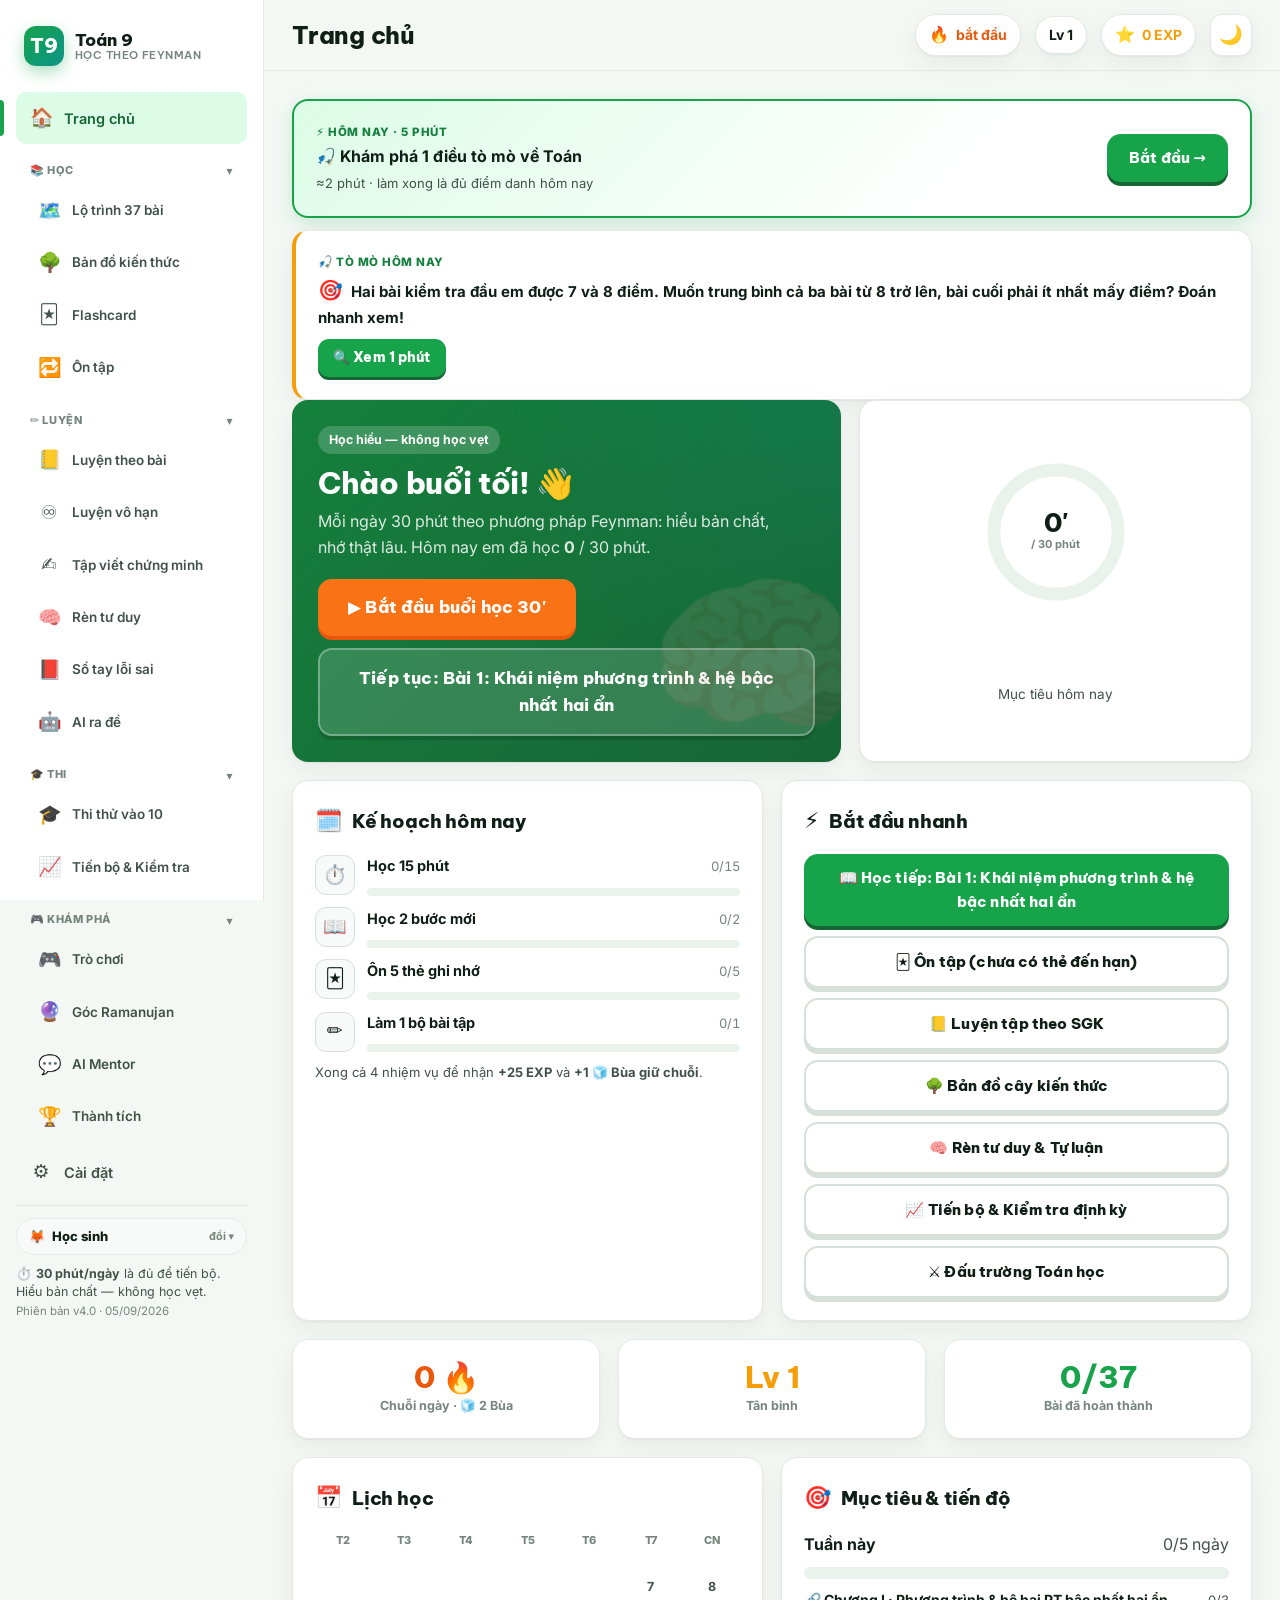
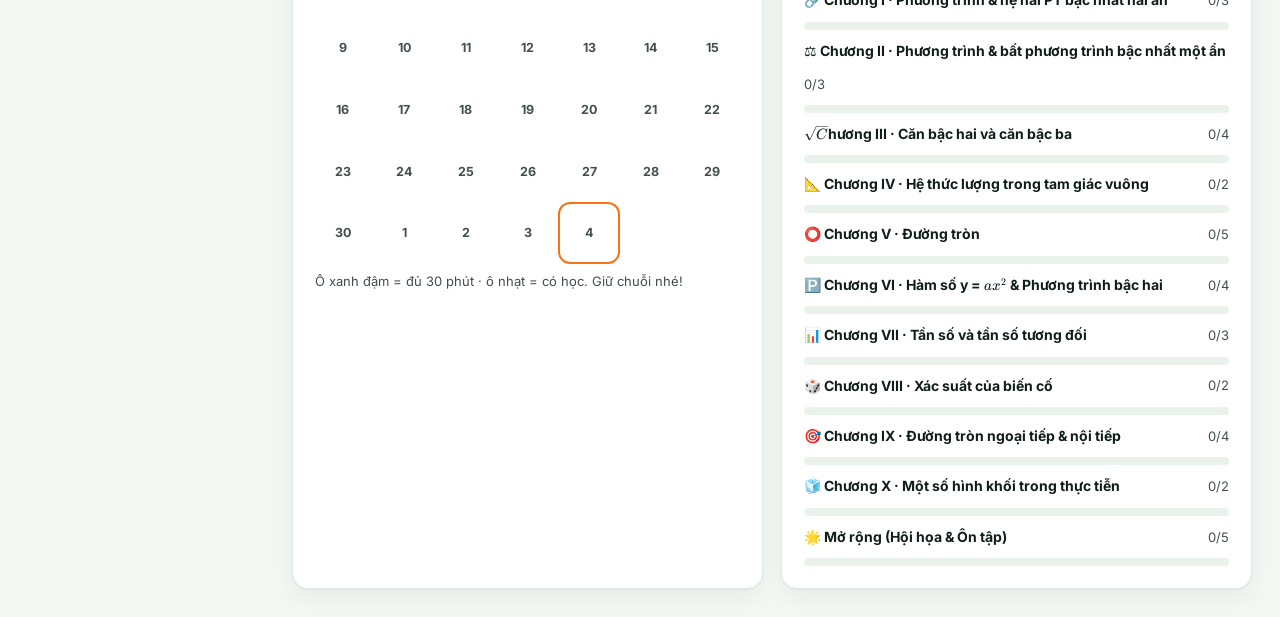
<file: index.html>
<!doctype html>
<html lang="vi">
<head>
  <meta charset="utf-8" />
  <meta name="viewport" content="width=device-width, initial-scale=1, viewport-fit=cover" />
  <meta name="theme-color" content="#16a34a" />
  <meta name="description" content="Học Toán lớp 9 theo phương pháp Feynman: hiểu bản chất, nhớ thật lâu. 30 phút mỗi ngày, không học vẹt." />
  <title>Toán 9 · Học theo Feynman</title>

  <!-- Google Fonts: Be Vietnam Pro (tiêu đề) + Inter (nội dung). Có fallback font hệ thống nếu offline. -->
  <link rel="preconnect" href="https://fonts.googleapis.com" />
  <link rel="preconnect" href="https://fonts.gstatic.com" crossorigin />
  <link href="https://fonts.googleapis.com/css2?family=Be+Vietnam+Pro:wght@500;600;700;800&family=Inter:wght@400;500;600;700&display=swap" rel="stylesheet" />

  <link rel="stylesheet" href="assets/katex/katex.min.css" />
  <link rel="stylesheet" href="assets/css/styles.css" />

  <!-- Lưới an toàn: bắt lỗi nạp file (404) và lỗi chạy để không bao giờ trắng trang. -->
  <script>
    window.__BOOT_ERRORS__ = [];
    window.addEventListener("error", function (e) {
      // Lỗi nạp tài nguyên (script/css): e.target là thẻ bị lỗi, không có e.message
      if (e && e.target && (e.target.tagName === "SCRIPT" || e.target.tagName === "LINK")) {
        window.__BOOT_ERRORS__.push("Không nạp được: " + (e.target.src || e.target.href));
      } else if (e && e.message) {
        window.__BOOT_ERRORS__.push(e.message);
      }
    }, true);
  </script>
  <link rel="manifest" href="manifest.webmanifest" />
  <meta name="theme-color" content="#16a34a" />
  <script>
    // Đăng ký SW + TỰ CẬP NHẬT: khi có bản mới trên máy chủ, tải lại trang đúng 1 lần
    if ("serviceWorker" in navigator && /^https?:$/.test(location.protocol)) {
      window.addEventListener("load", function () {
        navigator.serviceWorker.register("sw.js").then(function (reg) {
          try { reg.update(); } catch (e) {}
          setInterval(function () { try { reg.update(); } catch (e) {} }, 60 * 60 * 1000);
        }).catch(function () {});
        var refreshed = false;
        navigator.serviceWorker.addEventListener("controllerchange", function () {
          if (refreshed) return; refreshed = true;
          location.reload();
        });
      });
    }
  </script>
</head>
<body>
  <div class="app">

    <!-- ===================== SIDEBAR (máy tính) ===================== -->
    <aside class="sidebar">
      <div class="brand">
        <div class="brand-mark">T9</div>
        <div class="brand-name">Toán 9<small>Học theo Feynman</small></div>
      </div>

      <nav class="nav">
        <a class="nav-item" href="#/dashboard"   data-route="dashboard"><span class="ic">🏠</span> Trang chủ</a>

        <div class="nav-group" data-group="hoc">
          <button class="nav-head" type="button"><span>📚 HỌC</span><span class="nav-caret">▾</span></button>
          <div class="nav-items">
            <a class="nav-item" href="#/lo-trinh"     data-route="lo-trinh"><span class="ic">🗺️</span> Lộ trình 37 bài</a>
            <a class="nav-item" href="#/ban-do"        data-route="ban-do"><span class="ic">🌳</span> Bản đồ kiến thức</a>
            <a class="nav-item" href="#/flashcard"    data-route="flashcard"><span class="ic">🃏</span> Flashcard</a>
            <a class="nav-item" href="#/on-tap"       data-route="on-tap"><span class="ic">🔁</span> Ôn tập <span class="nav-badge" data-badge="ontap">0</span></a>
          </div>
        </div>

        <div class="nav-group" data-group="luyen">
          <button class="nav-head" type="button"><span>✏️ LUYỆN</span><span class="nav-caret">▾</span></button>
          <div class="nav-items">
            <a class="nav-item" href="#/luyen-tap"    data-route="luyen-tap"><span class="ic">📒</span> Luyện theo bài</a>
            <a class="nav-item" href="#/vo-han"       data-route="vo-han"><span class="ic">♾️</span> Luyện vô hạn</a>
            <a class="nav-item" href="#/chung-minh"   data-route="chung-minh"><span class="ic">✍️</span> Tập viết chứng minh</a>
            <a class="nav-item" href="#/tu-duy"        data-route="tu-duy"><span class="ic">🧠</span> Rèn tư duy</a>
            <a class="nav-item" href="#/loi-sai"       data-route="loi-sai"><span class="ic">📕</span> Sổ tay lỗi sai</a>
            <a class="nav-item" href="#/ai-de"         data-route="ai-de"><span class="ic">🤖</span> AI ra đề</a>
          </div>
        </div>

        <div class="nav-group" data-group="thi">
          <button class="nav-head" type="button"><span>🎓 THI</span><span class="nav-caret">▾</span></button>
          <div class="nav-items">
            <a class="nav-item" href="#/thi-thu"       data-route="thi-thu"><span class="ic">🎓</span> Thi thử vào 10</a>
            <a class="nav-item" href="#/tien-bo"       data-route="tien-bo"><span class="ic">📈</span> Tiến bộ & Kiểm tra</a>
          </div>
        </div>

        <div class="nav-group" data-group="kham-pha">
          <button class="nav-head" type="button"><span>🎮 KHÁM PHÁ</span><span class="nav-caret">▾</span></button>
          <div class="nav-items">
            <a class="nav-item" href="#/game"         data-route="game"><span class="ic">🎮</span> Trò chơi</a>
            <a class="nav-item" href="#/ramanujan"     data-route="ramanujan"><span class="ic">🔮</span> Góc Ramanujan</a>
            <a class="nav-item" href="#/mentor"       data-route="mentor"><span class="ic">💬</span> AI Mentor</a>
            <a class="nav-item" href="#/thanh-tich"   data-route="thanh-tich"><span class="ic">🏆</span> Thành tích</a>
          </div>
        </div>

        <a class="nav-item" href="#/cai-dat"      data-route="cai-dat"><span class="ic">⚙️</span> Cài đặt</a>
      </nav>

      <div class="sidebar-foot">
        <button class="profile-chip" id="profile-chip" title="Đổi thành viên">🦊 <span id="profile-chip-name">Học sinh</span> <small>đổi ▾</small></button>
        <p class="soft" style="font-size:12.5px;line-height:1.5">
          ⏱️ <b>30 phút/ngày</b> là đủ để tiến bộ.<br />
          Hiểu bản chất — không học vẹt.
        </p>
      </div>
    </aside>

    <!-- ===================== KHU VỰC CHÍNH ===================== -->
    <main class="main">

      <!-- Thanh trên cùng cho điện thoại -->
      <div class="mobile-top">
        <div class="brand">
          <div class="brand-mark">T9</div>
          <div class="brand-name">Toán 9<small>Học theo Feynman</small></div>
        </div>
        <a class="icon-btn" href="#/luyen-tap" title="Luyện tập" aria-label="Luyện tập">📒</a>
        <a class="icon-btn" href="#/game" title="Đấu trường" aria-label="Đấu trường">⚔️</a>
        <a class="icon-btn" href="#/thanh-tich" title="Thành tích" aria-label="Thành tích">🏆</a>
        <a class="icon-btn" href="#/cai-dat" title="Cài đặt" aria-label="Cài đặt">⚙️</a>
      </div>

      <!-- Thanh trên cùng cho máy tính -->
      <header class="topbar">
        <h1 id="view-title">Trang chủ</h1>
        <div class="spacer"></div>
        <span class="chip streak" id="chip-streak"><span class="ic flame">🔥</span> 0</span>
        <span class="chip" id="chip-level">Lv 1</span>
        <span class="chip exp" id="chip-exp"><span class="ic">⭐</span> 0 EXP</span>
        <button class="icon-btn" id="toggle-theme" title="Đổi giao diện sáng / tối" aria-label="Đổi giao diện sáng tối">🌙</button>
      </header>

      <!-- Nội dung từng trang được app.js dựng vào đây -->
      <div class="content">
        <div id="app-view"></div>
      </div>
    </main>

    <!-- Thanh điều hướng dưới cùng (điện thoại) -->
    <nav class="tabbar">
      <a href="#/dashboard"  data-route="dashboard"><span class="ic">🏠</span>Trang chủ</a>
      <a href="#/lo-trinh"   data-route="lo-trinh"><span class="ic">🗺️</span>Lộ trình</a>
      <a href="#/flashcard"  data-route="flashcard"><span class="ic">🃏</span>Thẻ</a>
      <a href="#/on-tap"     data-route="on-tap"><span class="ic">🔁</span>Ôn tập</a>
      <a href="#/mentor"     data-route="mentor"><span class="ic">💬</span>Mentor</a>
    </nav>

  </div>

  <!-- Vùng thông báo nổi + lớp pháo giấy khi hoàn thành -->
  <div class="toast-host"></div>
  <canvas id="confetti"></canvas>

  <!-- Nạp script THEO ĐÚNG THỨ TỰ phụ thuộc. Mỗi file gắn vào window.App. -->
  <script defer src="assets/katex/katex.min.js"></script>
  <script src="assets/js/data.js"></script>
  <script src="assets/js/storage.js"></script>
  <script src="assets/js/engine.js"></script>
  <script src="assets/js/app.js"></script>

  <!-- Watchdog: nếu sau khi tải xong mà nội dung vẫn trống, hiện hướng dẫn thay vì trắng trang. -->
  <script>
    (function () {
      function diagnose() {
        var view = document.getElementById("app-view");
        if (!view || view.innerHTML.trim().length > 0) return; // đã render OK → không làm gì

        var missing = [];
        if (!window.App || !window.App.DATA)    missing.push("data.js");
        if (!window.App || !window.App.Storage) missing.push("storage.js");
        if (!window.App || !window.App.Engine)  missing.push("engine.js");
        if (!window.App || !window.App.UI)      missing.push("app.js");

        var errs = window.__BOOT_ERRORS__ || [];
        var rows = "";
        if (missing.length) {
          rows +=
            '<p style="margin:0 0 10px"><b>Trình duyệt không nạp được các tệp:</b> ' +
            missing.join(", ") + ".</p>" +
            '<p style="margin:0 0 10px">Gần như chắc chắn do <b>máy chủ đang chạy sai thư mục gốc</b> ' +
            "(cổng 3000 thường là server của một dự án khác). Hãy thử một trong hai cách dưới đây.</p>";
        } else if (errs.length) {
          rows +=
            '<p style="margin:0 0 10px"><b>Có lỗi khi khởi động:</b></p><pre style="white-space:pre-wrap;' +
            'background:rgba(0,0,0,.05);padding:10px 12px;border-radius:10px;font-size:13px;margin:0 0 10px">' +
            errs.map(function (s) { return String(s); }).join("\n") + "</pre>";
        } else {
          rows += '<p style="margin:0 0 10px">Nội dung chưa hiện ra. Hãy thử tải lại trang (Ctrl/Cmd + Shift + R).</p>';
        }

        view.innerHTML =
          '<div style="max-width:640px;margin:32px auto;padding:24px 26px;border:1px solid rgba(0,0,0,.12);' +
          'border-radius:16px;font-family:system-ui,sans-serif;line-height:1.6;color:#1f2937;background:#fff">' +
          '<h2 style="margin:0 0 12px;font-size:20px">⚠️ Chưa tải được nội dung</h2>' +
          rows +
          '<p style="margin:14px 0 6px"><b>Cách 1 — Đơn giản nhất:</b> đóng máy chủ, rồi <b>nhấp đúp trực tiếp vào tệp ' +
          "<code>index.html</code></b> để mở bằng trình duyệt. Không cần server.</p>" +
          '<p style="margin:0 0 6px"><b>Cách 2 — Chạy server đúng thư mục:</b> mở terminal <b>ngay trong thư mục ' +
          "<code>toan9-feynman</code></b> (chứa <code>index.html</code>) rồi chạy <code>npx serve</code> " +
          "hoặc <code>py -m http.server 8000</code>, sau đó mở đúng cổng được in ra.</p>" +
          '<p style="margin:10px 0 0;color:#6b7280;font-size:13px">Mẹo: nhấn F12 → tab Console/Network để xem tệp nào bị lỗi 404.</p>' +
          "</div>";
      }
      if (document.readyState === "complete") setTimeout(diagnose, 600);
      else window.addEventListener("load", function () { setTimeout(diagnose, 600); });
    })();
  </script>
</body>
</html>
</file>
<file: assets/css/styles.css>
/* =========================================================================
   TOÁN 9 · FEYNMAN  —  Hệ thống thiết kế (Design System)
   -------------------------------------------------------------------------
   Triết lý màu: Xanh (phát triển/đúng) · Cam (lửa streak/năng lượng) · Trắng.
   Cảm hứng: Duolingo (nút bấm 3D) + Khan Academy (tiến độ rõ) + Notion (sạch).
   Toàn bộ theme điều khiển bằng CSS variables -> đổi Dark mode chỉ 1 dòng.
   ========================================================================= */

/* ----------------------------- 1. TOKENS -------------------------------- */
:root {
  /* Bảng màu thương hiệu */
  --green-500: #16a34a;
  --green-600: #15803d;
  --green-700: #166534;
  --green-100: #dcfce7;
  --teal-500:  #0d9488;
  --orange-500:#f97316;
  --orange-600:#ea580c;
  --amber-400: #fbbf24;
  --amber-500: #f59e0b;
  --rose-500:  #f43f5e;
  --sky-500:   #0ea5e9;
  --violet-500:#8b5cf6;

  /* Theme SÁNG (mặc định) */
  --bg:          #f4f8f5;
  --bg-2:        #eaf2ec;
  --surface:     #ffffff;
  --surface-2:   #f7faf8;
  --border:      #e3eae5;
  --border-2:    #d6e0d9;
  --ink:         #0f1f17;
  --ink-soft:    #41504a;
  --ink-faint:   #76847e;
  --brand:       var(--green-500);
  --brand-strong:var(--green-600);
  --brand-deep:  var(--green-700);
  --brand-soft:  var(--green-100);
  --accent:      var(--orange-500);
  --accent-deep: var(--orange-600);
  --gold:        var(--amber-500);
  --shadow:      0 1px 2px rgba(16,40,28,.06), 0 8px 24px rgba(16,40,28,.06);
  --shadow-lg:   0 12px 40px rgba(16,40,28,.14);
  --ring:        0 0 0 4px rgba(22,163,74,.18);

  /* Hình học */
  --r-sm: 10px;  --r: 16px;  --r-lg: 22px;  --r-pill: 999px;
  --pad: clamp(16px, 2.5vw, 28px);
  --maxw: 1180px;

  /* Chữ */
  --font-display: "Be Vietnam Pro", "Nunito", system-ui, sans-serif;
  --font-body: "Inter", "Be Vietnam Pro", system-ui, -apple-system, sans-serif;
  --font-mono: "JetBrains Mono", ui-monospace, "SFMono-Regular", monospace;
}

/* Theme TỐI */
html[data-theme="dark"] {
  --bg:          #0a1411;
  --bg-2:        #0d1a15;
  --surface:     #12201a;
  --surface-2:   #16271f;
  --border:      #213328;
  --border-2:    #2c4435;
  --ink:         #e7f0ea;
  --ink-soft:    #a9bcb2;
  --ink-faint:   #7c9088;
  --brand:       #22c55e;
  --brand-strong:#16a34a;
  --brand-deep:  #4ade80;
  --brand-soft:  #14321f;
  --accent:      #fb923c;
  --accent-deep: #f97316;
  --gold:        #fbbf24;
  --shadow:      0 1px 2px rgba(0,0,0,.3), 0 10px 30px rgba(0,0,0,.4);
  --shadow-lg:   0 16px 50px rgba(0,0,0,.55);
  --ring:        0 0 0 4px rgba(34,197,94,.25);
}

/* --------------------------- 2. RESET / BASE ---------------------------- */
*, *::before, *::after { box-sizing: border-box; }
* { margin: 0; }
html { -webkit-text-size-adjust: 100%; scroll-behavior: smooth; }
body {
  font-family: var(--font-body);
  background: var(--bg);
  color: var(--ink);
  line-height: 1.6;
  font-size: 16px;
  -webkit-font-smoothing: antialiased;
  text-rendering: optimizeLegibility;
  min-height: 100dvh;
  transition: background .35s ease, color .35s ease;
}
h1, h2, h3, h4, h5 { font-family: var(--font-display); line-height: 1.18; font-weight: 800; letter-spacing: -.01em; }
a { color: inherit; text-decoration: none; }
button, input, textarea, select { font: inherit; color: inherit; }
button { cursor: pointer; border: none; background: none; }
img, svg, canvas { display: block; max-width: 100%; }
ul { list-style: none; padding: 0; }
::selection { background: var(--brand-soft); color: var(--brand-deep); }
:focus-visible { outline: none; box-shadow: var(--ring); border-radius: var(--r-sm); }

/* Thanh cuộn mảnh */
*::-webkit-scrollbar { width: 10px; height: 10px; }
*::-webkit-scrollbar-thumb { background: var(--border-2); border-radius: 999px; border: 2px solid var(--bg); }
*::-webkit-scrollbar-track { background: transparent; }

/* --------------------------- 3. KHUNG LAYOUT ---------------------------- */
.app {
  display: grid;
  grid-template-columns: 264px 1fr;
  min-height: 100dvh;
}

/* Sidebar (desktop) */
.sidebar {
  position: sticky; top: 0; align-self: start;
  height: 100dvh;
  background: var(--surface);
  border-right: 1px solid var(--border);
  display: flex; flex-direction: column;
  padding: 20px 16px;
  gap: 6px;
  z-index: 30;
}
.brand { display: flex; align-items: center; gap: 11px; padding: 6px 8px 16px; }
.brand-mark {
  width: 40px; height: 40px; border-radius: 12px; flex-shrink: 0;
  background: linear-gradient(135deg, var(--brand) 0%, var(--teal-500) 100%);
  display: grid; place-items: center; color: #fff; font-weight: 800;
  font-family: var(--font-display); font-size: 20px;
  box-shadow: 0 6px 16px rgba(22,163,74,.35);
}
.brand-name { font-family: var(--font-display); font-weight: 800; font-size: 17px; line-height: 1.1; }
.brand-name small { display: block; font-size: 11px; font-weight: 600; color: var(--ink-faint); letter-spacing: .04em; text-transform: uppercase; }

.nav { display: flex; flex-direction: column; gap: 3px; margin-top: 4px; }
.nav-item {
  display: flex; align-items: center; gap: 12px;
  padding: 11px 14px; border-radius: var(--r-sm);
  color: var(--ink-soft); font-weight: 600; font-size: 14.5px;
  transition: background .15s, color .15s, transform .08s;
  position: relative;
}
.nav-item .ic { font-size: 19px; width: 22px; text-align: center; }
.nav-item:hover { background: var(--surface-2); color: var(--ink); }
.nav-item.active { background: var(--brand-soft); color: var(--brand-deep); }
.nav-item.active::before {
  content: ""; position: absolute; left: -16px; top: 8px; bottom: 8px;
  width: 4px; border-radius: 0 4px 4px 0; background: var(--brand);
}
.nav-badge {
  margin-left: auto; background: var(--accent); color: #fff;
  font-size: 11px; font-weight: 800; padding: 1px 8px; border-radius: 999px; min-width: 20px; text-align: center;
}
.sidebar-foot { margin-top: auto; padding-top: 12px; border-top: 1px solid var(--border); }

/* Vùng nội dung chính */
.main { min-width: 0; display: flex; flex-direction: column; }
.topbar {
  position: sticky; top: 0; z-index: 20;
  display: flex; align-items: center; gap: 14px;
  padding: 14px var(--pad);
  background: color-mix(in srgb, var(--bg) 82%, transparent);
  backdrop-filter: saturate(140%) blur(10px);
  border-bottom: 1px solid var(--border);
}
.topbar h1 { font-size: clamp(18px, 2.4vw, 24px); }
.topbar .spacer { flex: 1; }
.content { padding: var(--pad); max-width: var(--maxw); width: 100%; margin: 0 auto; }
.view { animation: fade-up .4s cubic-bezier(.2,.7,.2,1) both; }

/* Mobile nav (ẩn ở desktop) */
.mobile-top, .tabbar { display: none; }

/* --------------------------- 4. STAT CHIPS ------------------------------ */
.chip {
  display: inline-flex; align-items: center; gap: 7px;
  background: var(--surface); border: 1px solid var(--border);
  padding: 7px 13px; border-radius: var(--r-pill);
  font-weight: 700; font-size: 14px; box-shadow: var(--shadow);
}
.chip .ic { font-size: 16px; }
.chip.streak { color: var(--accent-deep); }
.chip.exp { color: var(--gold); }
.icon-btn {
  width: 42px; height: 42px; border-radius: 12px;
  display: grid; place-items: center; font-size: 19px;
  background: var(--surface); border: 1px solid var(--border);
  box-shadow: var(--shadow); transition: transform .12s, background .15s;
}
.icon-btn:hover { transform: translateY(-1px); background: var(--surface-2); }
.icon-btn:active { transform: translateY(0); }

/* --------------------------- 5. CARD & BUTTON --------------------------- */
.card {
  background: var(--surface); border: 1px solid var(--border);
  border-radius: var(--r); padding: 22px;
  box-shadow: var(--shadow);
}
.card-pad-lg { padding: 26px; }
.section-title { display: flex; align-items: center; gap: 10px; margin-bottom: 16px; }
.section-title h2 { font-size: 19px; }
.section-title .ic { font-size: 22px; }
.muted { color: var(--ink-faint); }
.soft  { color: var(--ink-soft); }

/* Nút "bấm được" kiểu Duolingo: có viền đáy 3D */
.btn {
  --c: var(--brand); --c2: var(--brand-deep);
  display: inline-flex; align-items: center; justify-content: center; gap: 9px;
  font-family: var(--font-display); font-weight: 800; font-size: 15px;
  color: #fff; background: var(--c);
  padding: 12px 22px; border-radius: 14px;
  box-shadow: 0 4px 0 var(--c2); border: none;
  transition: transform .06s ease, box-shadow .06s ease, filter .15s;
  letter-spacing: .01em; text-transform: none;
}
.btn:hover { filter: brightness(1.04); }
.btn:active { transform: translateY(3px); box-shadow: 0 1px 0 var(--c2); }
.btn:disabled { opacity: .5; cursor: not-allowed; transform: none; box-shadow: 0 4px 0 var(--c2); }
.btn.accent { --c: var(--accent); --c2: var(--accent-deep); }
.btn.ghost {
  color: var(--ink); background: var(--surface);
  border: 2px solid var(--border-2); box-shadow: 0 4px 0 var(--border-2);
}
.btn.ghost:active { box-shadow: 0 1px 0 var(--border-2); }
.btn.sm { padding: 8px 15px; font-size: 13.5px; border-radius: 11px; box-shadow: 0 3px 0 var(--c2); }
.btn.lg { padding: 15px 30px; font-size: 17px; }
.btn.block { display: flex; width: 100%; }

.pill {
  display: inline-flex; align-items: center; gap: 6px;
  font-size: 12.5px; font-weight: 700; padding: 4px 11px;
  border-radius: 999px; background: var(--surface-2); color: var(--ink-soft);
  border: 1px solid var(--border);
}
.pill.green { background: var(--brand-soft); color: var(--brand-deep); border-color: transparent; }
.pill.orange{ background: color-mix(in srgb, var(--accent) 16%, transparent); color: var(--accent-deep); border-color: transparent; }
.pill.gold  { background: color-mix(in srgb, var(--gold) 20%, transparent); color: var(--amber-500); border-color: transparent; }

/* --------------------------- 6. TIẾN ĐỘ -------------------------------- */
.progress { height: 12px; background: var(--bg-2); border-radius: 999px; overflow: hidden; }
.progress > span {
  display: block; height: 100%; border-radius: 999px;
  background: linear-gradient(90deg, var(--brand) 0%, var(--teal-500) 100%);
  transition: width .8s cubic-bezier(.2,.8,.2,1);
}
.progress.thin { height: 8px; }

/* Vòng tròn tiến độ (SVG) */
.ring-wrap { position: relative; display: grid; place-items: center; }
.ring-wrap .ring-label { position: absolute; text-align: center; }
.ring-wrap .ring-label .big { font-family: var(--font-display); font-weight: 800; font-size: 26px; line-height: 1; }
.ring-wrap .ring-label .sub { font-size: 11px; color: var(--ink-faint); font-weight: 700; }
.ring-bg { stroke: var(--bg-2); }
.ring-fg { stroke: var(--brand); stroke-linecap: round; transition: stroke-dashoffset 1s cubic-bezier(.2,.8,.2,1); }

/* --------------------------- 7. DASHBOARD GRID -------------------------- */
.grid { display: grid; gap: 18px; }
.cols-3 { grid-template-columns: repeat(3, 1fr); }
.cols-2 { grid-template-columns: repeat(2, 1fr); }
.dash-hero {
  grid-template-columns: 1.4fr 1fr;
  align-items: stretch;
}
.hero-card {
  background:
    radial-gradient(120% 140% at 100% 0%, color-mix(in srgb, var(--teal-500) 22%, transparent) 0%, transparent 55%),
    linear-gradient(135deg, var(--brand-strong), var(--brand-deep));
  color: #fff; border: none; overflow: hidden; position: relative;
}
.hero-card h2 { font-size: clamp(22px, 3vw, 30px); color: #fff; }
.hero-card .lead { color: rgba(255,255,255,.85); max-width: 46ch; margin: 8px 0 18px; }
.hero-card .deco {
  position: absolute; right: -30px; bottom: -40px; font-size: 180px; opacity: .12; transform: rotate(-12deg); pointer-events: none;
}

/* Lịch streak */
.calendar { display: grid; grid-template-columns: repeat(7, 1fr); gap: 6px; }
.cal-dow { text-align: center; font-size: 11px; font-weight: 800; color: var(--ink-faint); padding-bottom: 4px; }
.cal-cell {
  aspect-ratio: 1; border-radius: 9px; display: grid; place-items: center;
  font-size: 12.5px; font-weight: 700; color: var(--ink-soft);
  background: var(--surface-2); border: 1px solid var(--border);
}
.cal-cell.empty { background: transparent; border: none; }
.cal-cell.done { background: var(--brand); color: #fff; border-color: transparent; box-shadow: 0 4px 10px rgba(22,163,74,.3); }
.cal-cell.today { outline: 2px solid var(--accent); outline-offset: 1px; }
.cal-cell.partial { background: var(--brand-soft); color: var(--brand-deep); border-color: transparent; }

/* --------------------------- 8. LỘ TRÌNH (PATH) ------------------------- */
.chapter { margin-bottom: 26px; }
.chapter-head { display: flex; align-items: center; gap: 12px; margin-bottom: 14px; }
.chapter-icon { width: 44px; height: 44px; border-radius: 13px; display: grid; place-items: center; font-size: 22px; color: #fff; flex-shrink: 0; }
.lesson-grid { display: grid; grid-template-columns: repeat(auto-fill, minmax(225px, 1fr)); gap: 14px; }
.lesson-card {
  background: var(--surface); border: 1px solid var(--border); border-radius: var(--r);
  padding: 18px; box-shadow: var(--shadow); cursor: pointer;
  transition: transform .14s ease, box-shadow .14s ease, border-color .14s;
  display: flex; flex-direction: column; gap: 10px; position: relative; overflow: hidden;
}
.lesson-card:hover { transform: translateY(-3px); box-shadow: var(--shadow-lg); border-color: var(--border-2); }
.lesson-card .l-emoji { font-size: 30px; }
.lesson-card h3 { font-size: 16px; }
.lesson-card.locked { opacity: .6; cursor: not-allowed; }
.lesson-card.locked:hover { transform: none; box-shadow: var(--shadow); }
.lesson-card .done-tick {
  position: absolute; top: 12px; right: 12px; width: 26px; height: 26px; border-radius: 50%;
  background: var(--brand); color: #fff; display: grid; place-items: center; font-size: 15px; font-weight: 800;
}
.lesson-card .l-progress { margin-top: auto; }

/* --------------------------- 9. BÀI HỌC FEYNMAN ------------------------- */
.lesson-layout { display: grid; grid-template-columns: 240px 1fr; gap: 22px; align-items: start; }
.steps-rail { position: sticky; top: 86px; display: flex; flex-direction: column; gap: 4px; }
.step-link {
  display: flex; gap: 12px; align-items: flex-start; padding: 12px 14px; border-radius: 12px;
  color: var(--ink-soft); transition: background .15s; cursor: pointer;
}
.step-link:hover { background: var(--surface-2); }
.step-link.active { background: var(--brand-soft); }
.step-link.active .step-num { background: var(--brand); color: #fff; }
.step-link.active .step-t { color: var(--brand-deep); }
.step-link.done .step-num { background: var(--brand); color: #fff; }
.step-num {
  width: 28px; height: 28px; border-radius: 50%; flex-shrink: 0;
  background: var(--bg-2); color: var(--ink-soft); display: grid; place-items: center;
  font-weight: 800; font-size: 14px; font-family: var(--font-display);
}
.step-t { font-weight: 700; font-size: 13.5px; line-height: 1.3; }
.step-t small { display: block; font-weight: 600; font-size: 11.5px; color: var(--ink-faint); }

.step-panel { animation: fade-up .35s ease both; }
.step-eyebrow { display: inline-flex; align-items: center; gap: 8px; font-weight: 800; font-size: 12.5px; letter-spacing: .08em; text-transform: uppercase; color: var(--brand); margin-bottom: 8px; }
.prose { font-size: 16.5px; color: var(--ink-soft); }
.prose p { margin: 0 0 14px; }
.prose strong { color: var(--ink); font-weight: 700; }
.prose h3 { color: var(--ink); margin: 22px 0 10px; font-size: 18px; }
.prose ul.bullets { display: flex; flex-direction: column; gap: 8px; margin: 0 0 14px; }
.prose ul.bullets li { padding-left: 26px; position: relative; }
.prose ul.bullets li::before { content: "✦"; position: absolute; left: 0; color: var(--brand); font-weight: 800; }

/* Hộp ẩn dụ "giải thích như cho lớp 5" */
.eli5 {
  background: linear-gradient(135deg, color-mix(in srgb, var(--gold) 14%, var(--surface)), var(--surface));
  border: 1px solid color-mix(in srgb, var(--gold) 40%, var(--border));
  border-radius: var(--r); padding: 18px 20px; margin: 4px 0 18px;
  display: flex; gap: 14px;
}
.eli5 .e-ic { font-size: 30px; line-height: 1; }
.eli5 .e-body { font-size: 16.5px; }
.eli5 .e-body b { color: var(--ink); }

/* Thẻ ứng dụng thực tế */
.apps-grid { display: grid; grid-template-columns: repeat(auto-fit, minmax(220px,1fr)); gap: 14px; }
.app-card { background: var(--surface-2); border: 1px solid var(--border); border-radius: var(--r); padding: 16px; }
.app-card .a-ic { font-size: 26px; margin-bottom: 8px; }
.app-card h4 { font-size: 15px; margin-bottom: 5px; }
.app-card p { font-size: 14px; color: var(--ink-soft); margin: 0; }

/* Minh hoạ SVG */
.figure { background: var(--surface-2); border: 1px solid var(--border); border-radius: var(--r); padding: 18px; text-align: center; }
.figure figcaption { margin-top: 10px; font-size: 13.5px; color: var(--ink-faint); font-weight: 600; }
.figure svg { margin: 0 auto; }

/* Bước 4 – ô tự giải thích */
.feynman-box textarea {
  width: 100%; min-height: 130px; resize: vertical;
  background: var(--surface-2); border: 1.5px solid var(--border-2);
  border-radius: var(--r); padding: 14px 16px; font-size: 15.5px; line-height: 1.6;
  transition: border-color .15s, box-shadow .15s;
}
.feynman-box textarea:focus { border-color: var(--brand); box-shadow: var(--ring); }
.feedback { margin-top: 16px; border-radius: var(--r); padding: 16px 18px; animation: fade-up .35s ease both; }
.feedback.good { background: var(--brand-soft); border: 1px solid color-mix(in srgb, var(--brand) 35%, transparent); }
.feedback.mid  { background: color-mix(in srgb, var(--gold) 14%, var(--surface)); border: 1px solid color-mix(in srgb, var(--gold) 40%, var(--border)); }
.feedback h4 { margin-bottom: 8px; }
.cover-meter { height: 10px; border-radius: 999px; background: var(--bg-2); overflow: hidden; margin: 10px 0; }
.cover-meter > span { display: block; height: 100%; background: linear-gradient(90deg, var(--gold), var(--brand)); transition: width .8s; }
.kw { display: inline-flex; align-items: center; gap: 5px; padding: 3px 10px; border-radius: 999px; font-size: 12.5px; font-weight: 700; margin: 3px 4px 0 0; }
.kw.hit { background: var(--brand-soft); color: var(--brand-deep); }
.kw.miss{ background: color-mix(in srgb, var(--rose-500) 14%, transparent); color: var(--rose-500); }

/* --------------------------- 10. BÀI TẬP / QUIZ ------------------------- */
.tabs { display: inline-flex; gap: 4px; background: var(--surface-2); border: 1px solid var(--border); padding: 4px; border-radius: 14px; }
.tab { padding: 8px 16px; border-radius: 10px; font-weight: 700; font-size: 14px; color: var(--ink-soft); transition: .15s; }
.tab.active { background: var(--surface); color: var(--ink); box-shadow: var(--shadow); }
.tab .dot { display: inline-block; width: 8px; height: 8px; border-radius: 50%; margin-right: 6px; }
.tab[data-d="easy"] .dot { background: var(--brand); }
.tab[data-d="medium"] .dot { background: var(--gold); }
.tab[data-d="hard"] .dot { background: var(--rose-500); }

.q-card { background: var(--surface); border: 1px solid var(--border); border-radius: var(--r); padding: 22px; box-shadow: var(--shadow); }
.q-head { display: flex; align-items: center; gap: 12px; margin-bottom: 6px; }
.q-counter { font-family: var(--font-display); font-weight: 800; color: var(--ink-faint); font-size: 14px; }
.q-text { font-size: 18px; font-weight: 600; margin: 8px 0 18px; color: var(--ink); }
.q-text .math { font-family: var(--font-mono); background: var(--surface-2); padding: 1px 6px; border-radius: 6px; }

.options { display: grid; gap: 10px; }
.opt {
  text-align: left; padding: 14px 16px; border-radius: 14px;
  background: var(--surface); border: 2px solid var(--border-2);
  font-weight: 600; font-size: 15.5px; transition: .12s; display: flex; align-items: center; gap: 12px;
}
.opt .opt-key { width: 28px; height: 28px; border-radius: 8px; background: var(--surface-2); display: grid; place-items: center; font-weight: 800; flex-shrink: 0; font-family: var(--font-display); }
.opt:hover:not(.locked) { border-color: var(--brand); background: var(--surface-2); }
.opt.selected { border-color: var(--brand); background: var(--brand-soft); }
.opt.correct { border-color: var(--brand); background: var(--brand-soft); }
.opt.correct .opt-key { background: var(--brand); color: #fff; }
.opt.wrong { border-color: var(--rose-500); background: color-mix(in srgb, var(--rose-500) 12%, transparent); }
.opt.wrong .opt-key { background: var(--rose-500); color: #fff; }
.opt.locked { cursor: default; }

.fill-input { width: 100%; padding: 14px 16px; border-radius: 14px; border: 2px solid var(--border-2); font-size: 17px; font-weight: 600; background: var(--surface); }
.fill-input:focus { border-color: var(--brand); box-shadow: var(--ring); }
.fill-input.correct { border-color: var(--brand); background: var(--brand-soft); }
.fill-input.wrong { border-color: var(--rose-500); }

/* Ghép cặp */
.match-grid { display: grid; grid-template-columns: 1fr 1fr; gap: 22px; }
.match-col { display: flex; flex-direction: column; gap: 10px; }
.match-item { padding: 13px 15px; border-radius: 12px; border: 2px solid var(--border-2); background: var(--surface); font-weight: 600; text-align: left; transition: .12s; }
.match-item:hover { border-color: var(--brand); }
.match-item.picked { border-color: var(--accent); background: color-mix(in srgb, var(--accent) 12%, transparent); }
.match-item.matched { border-color: var(--brand); background: var(--brand-soft); color: var(--brand-deep); cursor: default; }
.match-item.matched::after { content: "✓"; float: right; font-weight: 800; }

.solution {
  margin-top: 16px; border-left: 3px solid var(--brand); background: var(--surface-2);
  border-radius: 0 var(--r) var(--r) 0; padding: 14px 18px; animation: fade-up .3s ease both;
}
.solution h4 { font-size: 14px; color: var(--brand-deep); margin-bottom: 8px; }
.solution ol { padding-left: 20px; display: flex; flex-direction: column; gap: 6px; }
.solution ol li { font-size: 14.5px; color: var(--ink-soft); }
.solution .math { font-family: var(--font-mono); }

/* --------------------------- 11. ĐỒ THỊ TƯƠNG TÁC ---------------------- */
.graph-stage { background: var(--surface-2); border: 1px solid var(--border); border-radius: var(--r); padding: 14px; }
.graph-canvas { width: 100%; height: auto; touch-action: none; cursor: grab; border-radius: 12px; }
.graph-canvas:active { cursor: grabbing; }
.slider-row { display: flex; align-items: center; gap: 12px; margin-top: 8px; }
.slider-row label { font-weight: 700; min-width: 92px; font-size: 14px; }
.slider-row .val { font-family: var(--font-mono); font-weight: 700; color: var(--brand-deep); min-width: 54px; text-align: right; }
input[type=range] { -webkit-appearance: none; appearance: none; flex: 1; height: 8px; border-radius: 999px; background: var(--bg-2); }
input[type=range]::-webkit-slider-thumb { -webkit-appearance: none; width: 22px; height: 22px; border-radius: 50%; background: var(--brand); border: 3px solid var(--surface); box-shadow: var(--shadow); cursor: grab; }
input[type=range]::-moz-range-thumb { width: 22px; height: 22px; border-radius: 50%; background: var(--brand); border: 3px solid var(--surface); cursor: grab; }
.equation-readout { font-family: var(--font-mono); font-size: 20px; font-weight: 700; text-align: center; padding: 10px; background: var(--surface); border-radius: 12px; border: 1px solid var(--border); }

/* --------------------------- 12. FLASHCARD ----------------------------- */
.flash-scene { perspective: 1400px; max-width: 540px; margin: 0 auto; }
.flash {
  position: relative; width: 100%; aspect-ratio: 16/10; cursor: pointer;
  transform-style: preserve-3d; transition: transform .6s cubic-bezier(.2,.8,.2,1);
}
.flash.flipped { transform: rotateY(180deg); }
.flash-face {
  position: absolute; inset: 0; backface-visibility: hidden;
  border-radius: var(--r-lg); padding: 28px; display: grid; place-items: center; text-align: center;
  box-shadow: var(--shadow-lg);
}
.flash-front { background: linear-gradient(160deg, var(--surface), var(--surface-2)); border: 1px solid var(--border); }
.flash-back { background: linear-gradient(160deg, var(--brand-strong), var(--brand-deep)); color: #fff; transform: rotateY(180deg); }
.flash-face .f-label { position: absolute; top: 16px; left: 20px; font-size: 11px; font-weight: 800; letter-spacing: .1em; text-transform: uppercase; opacity: .6; }
.flash-face .f-text { font-size: clamp(20px, 3.6vw, 28px); font-weight: 700; font-family: var(--font-display); }
.flash-hint { text-align: center; color: var(--ink-faint); font-size: 13px; margin-top: 14px; }
.srs-actions { display: flex; gap: 12px; justify-content: center; margin-top: 18px; }

/* --------------------------- 13. AI MENTOR ----------------------------- */
.chat-wrap { display: flex; flex-direction: column; height: min(70dvh, 640px); }
.chat-log { flex: 1; overflow-y: auto; display: flex; flex-direction: column; gap: 14px; padding: 6px 4px; }
.msg { display: flex; gap: 10px; max-width: 86%; animation: fade-up .3s ease both; }
.msg .av { width: 36px; height: 36px; border-radius: 11px; flex-shrink: 0; display: grid; place-items: center; font-size: 18px; }
.msg.bot .av { background: linear-gradient(135deg, var(--brand), var(--teal-500)); color: #fff; }
.msg.me { align-self: flex-end; flex-direction: row-reverse; }
.msg.me .av { background: var(--accent); color: #fff; }
.bubble { padding: 12px 16px; border-radius: 16px; font-size: 15px; line-height: 1.55; }
.msg.bot .bubble { background: var(--surface-2); border: 1px solid var(--border); border-top-left-radius: 5px; }
.msg.me .bubble { background: var(--brand); color: #fff; border-top-right-radius: 5px; }
.bubble b { font-weight: 700; }
.suggest-row { display: flex; flex-wrap: wrap; gap: 8px; margin: 10px 0; }
.suggest { font-size: 13px; font-weight: 600; padding: 8px 13px; border-radius: 999px; background: var(--surface); border: 1px solid var(--border-2); color: var(--ink-soft); transition: .15s; }
.suggest:hover { border-color: var(--brand); color: var(--brand-deep); }
.chat-input { display: flex; gap: 10px; margin-top: 12px; }
.chat-input input { flex: 1; padding: 13px 16px; border-radius: 14px; border: 2px solid var(--border-2); background: var(--surface); font-size: 15px; }
.chat-input input:focus { border-color: var(--brand); box-shadow: var(--ring); }

/* --------------------------- 14. THÀNH TÍCH ---------------------------- */
.badge-grid { display: grid; grid-template-columns: repeat(auto-fill, minmax(150px,1fr)); gap: 14px; }
.badge { text-align: center; padding: 20px 14px; border-radius: var(--r); background: var(--surface); border: 1px solid var(--border); box-shadow: var(--shadow); transition: transform .14s; }
.badge:hover { transform: translateY(-3px); }
.badge .b-emoji { font-size: 42px; filter: saturate(1.1); }
.badge.locked .b-emoji { filter: grayscale(1); opacity: .35; }
.badge h4 { font-size: 15px; margin: 8px 0 3px; }
.badge p { font-size: 12.5px; color: var(--ink-faint); margin: 0; }
.badge.unlocked { border-color: color-mix(in srgb, var(--gold) 45%, var(--border)); background: linear-gradient(160deg, color-mix(in srgb, var(--gold) 10%, var(--surface)), var(--surface)); }

.level-bar { display: flex; align-items: center; gap: 16px; }
.level-medal { width: 64px; height: 64px; border-radius: 18px; flex-shrink:0; display: grid; place-items: center; font-family: var(--font-display); font-weight: 800; font-size: 24px; color: #fff; background: linear-gradient(135deg, var(--gold), var(--accent)); box-shadow: 0 8px 20px rgba(245,158,11,.4); }

/* --------------------------- 15. SESSION 30' --------------------------- */
.phase-list { display: flex; flex-direction: column; gap: 10px; }
.phase { display: flex; align-items: center; gap: 14px; padding: 16px; border-radius: var(--r); border: 1.5px solid var(--border); background: var(--surface); transition: .2s; }
.phase.active { border-color: var(--brand); background: var(--brand-soft); }
.phase.done { opacity: .65; }
.phase .p-num { width: 38px; height: 38px; border-radius: 12px; background: var(--surface-2); display: grid; place-items: center; font-weight: 800; font-family: var(--font-display); flex-shrink: 0; }
.phase.active .p-num { background: var(--brand); color: #fff; }
.phase .p-min { margin-left: auto; font-weight: 800; color: var(--ink-faint); font-family: var(--font-mono); }
.timer-big { font-family: var(--font-mono); font-weight: 700; font-size: clamp(42px, 8vw, 64px); text-align: center; letter-spacing: 2px; }

/* --------------------------- 16. TIỆN ÍCH ------------------------------ */
.skeleton { background: linear-gradient(90deg, var(--bg-2) 25%, var(--surface-2) 50%, var(--bg-2) 75%); background-size: 200% 100%; animation: shimmer 1.3s infinite; border-radius: var(--r); }
.skel-line { height: 14px; margin: 8px 0; border-radius: 6px; }
.empty-state { text-align: center; padding: 50px 20px; color: var(--ink-faint); }
.empty-state .e-emoji { font-size: 56px; margin-bottom: 10px; }
.toast-host { position: fixed; bottom: 22px; left: 50%; transform: translateX(-50%); z-index: 200; display: flex; flex-direction: column; gap: 10px; align-items: center; pointer-events: none; }
.toast {
  background: var(--ink); color: var(--bg); padding: 12px 20px; border-radius: 14px;
  font-weight: 700; box-shadow: var(--shadow-lg); display: flex; align-items: center; gap: 10px;
  animation: toast-in .4s cubic-bezier(.2,.8,.2,1) both;
}
.toast .t-ic { font-size: 20px; }
#confetti { position: fixed; inset: 0; pointer-events: none; z-index: 150; }
.divider { height: 1px; background: var(--border); margin: 22px 0; }
.row { display: flex; align-items: center; gap: 12px; flex-wrap: wrap; }
.between { justify-content: space-between; }
.mt { margin-top: 18px; } .mt-sm { margin-top: 10px; } .mb { margin-bottom: 18px; }
.text-c { text-align: center; }
.stat-num { font-family: var(--font-display); font-weight: 800; font-size: 30px; line-height: 1; }
.stat-lbl { font-size: 12.5px; color: var(--ink-faint); font-weight: 700; margin-top: 4px; }

/* Switch dark mode trong settings */
.switch { width: 52px; height: 30px; border-radius: 999px; background: var(--border-2); position: relative; transition: background .2s; flex-shrink: 0; }
.switch.on { background: var(--brand); }
.switch::after { content: ""; position: absolute; top: 3px; left: 3px; width: 24px; height: 24px; border-radius: 50%; background: #fff; transition: transform .2s; box-shadow: var(--shadow); }
.switch.on::after { transform: translateX(22px); }
.setting-row { display: flex; align-items: center; gap: 14px; padding: 14px 0; border-bottom: 1px solid var(--border); }
.setting-row:last-child { border-bottom: none; }
.setting-row .s-text { flex: 1; }
.setting-row .s-text b { display: block; }
.setting-row .s-text span { font-size: 13.5px; color: var(--ink-faint); }

/* --------------------------- 17. ANIMATIONS ---------------------------- */
@keyframes fade-up { from { opacity: 0; transform: translateY(10px); } to { opacity: 1; transform: none; } }
@keyframes shimmer { to { background-position: -200% 0; } }
@keyframes toast-in { from { opacity: 0; transform: translateY(16px) scale(.96); } to { opacity: 1; transform: none; } }
@keyframes pop { 0% { transform: scale(.8); } 60% { transform: scale(1.08); } 100% { transform: scale(1); } }
.pop { animation: pop .4s cubic-bezier(.2,.8,.2,1) both; }
@keyframes flame { 0%,100% { transform: scale(1) rotate(-2deg); } 50% { transform: scale(1.12) rotate(2deg); } }
.flame { display: inline-block; animation: flame 1.4s ease-in-out infinite; }

@media (prefers-reduced-motion: reduce) {
  * { animation-duration: .001ms !important; transition-duration: .001ms !important; }
  .flame { animation: none; }
}

/* --------------------------- 18. RESPONSIVE ---------------------------- */
@media (max-width: 980px) {
  .lesson-layout { grid-template-columns: 1fr; }
  .steps-rail { position: static; flex-direction: row; overflow-x: auto; padding-bottom: 6px; }
  .step-link { flex-direction: column; align-items: center; min-width: 92px; text-align: center; }
  .dash-hero { grid-template-columns: 1fr; }
  .cols-3 { grid-template-columns: 1fr; }
}
@media (max-width: 760px) {
  .app { grid-template-columns: 1fr; }
  .sidebar { display: none; }
  .mobile-top {
    display: flex; align-items: center; gap: 10px; position: sticky; top: 0; z-index: 30;
    padding: 12px 16px; background: var(--surface); border-bottom: 1px solid var(--border);
  }
  .mobile-top .brand { padding: 0; flex: 1; }
  .mobile-top .brand-mark { width: 34px; height: 34px; font-size: 17px; border-radius: 10px; }
  .topbar { display: none; }
  .content { padding: 16px 14px 96px; }
  .cols-2 { grid-template-columns: 1fr; }
  .match-grid { gap: 14px; }
  .tabbar {
    display: grid; grid-template-columns: repeat(5, 1fr);
    position: fixed; bottom: 0; left: 0; right: 0; z-index: 40;
    background: var(--surface); border-top: 1px solid var(--border);
    padding: 8px 6px calc(8px + env(safe-area-inset-bottom, 0px));
  }
  .tabbar a { display: flex; flex-direction: column; align-items: center; gap: 3px; padding: 6px 2px; color: var(--ink-faint); font-size: 10.5px; font-weight: 700; border-radius: 10px; }
  .tabbar a .ic { font-size: 21px; }
  .tabbar a.active { color: var(--brand); }
  .tabbar a.active .ic { transform: translateY(-1px); }
}
@media (max-width: 420px) {
  .match-grid { grid-template-columns: 1fr; }
  .srs-actions { flex-direction: column; }
}

/* =========================================================================
   ĐẤU TRƯỜNG TOÁN HỌC (game phần thưởng)
   ========================================================================= */
.arena { max-width: 640px; margin: 0 auto; display: grid; gap: 16px; }
.arena-reward {
  background: linear-gradient(135deg, var(--accent), var(--accent-deep));
  color: #fff; font-weight: 700; padding: 13px 16px; border-radius: 14px;
  box-shadow: var(--shadow); text-align: center;
}
.arena-head { text-align: center; }
.arena-head h2 { font-family: var(--font-display); font-size: 26px; margin: 0 0 4px; }
.arena-intro { color: var(--ink-faint); font-size: 14px; margin: 0 auto; max-width: 520px; }

.arena-foes { display: flex; align-items: center; justify-content: center; gap: 6px; }
.foe-pip {
  width: 38px; height: 38px; display: grid; place-items: center; font-size: 20px;
  background: var(--surface); border: 2px solid var(--border-2); border-radius: 50%;
  transition: transform .2s, filter .2s, box-shadow .2s;
}
.foe-pip.done { filter: grayscale(1); opacity: .4; }
.foe-pip.now { transform: scale(1.18); box-shadow: 0 0 0 4px var(--brand-soft); border-color: var(--brand); }
.foe-sep { color: var(--ink-faint); font-weight: 800; }

.battle {
  background: var(--surface); border: 1.5px solid var(--border); border-radius: 20px;
  padding: 22px 20px; box-shadow: var(--shadow); position: relative; overflow: hidden;
}
.foe { text-align: center; }
.foe-emoji { font-size: 66px; line-height: 1; transition: transform .15s; }
.foe-name { font-family: var(--font-display); font-weight: 800; margin-top: 4px; }
.foe-taunt { color: var(--ink-faint); font-style: italic; font-size: 13px; margin-top: 2px; min-height: 18px; }

.hpbar { height: 14px; background: var(--surface-2); border: 1px solid var(--border); border-radius: 999px; overflow: hidden; }
.hp-fill { display: block; height: 100%; border-radius: 999px; transition: width .4s ease; }
.foe-hpbar { margin: 8px auto 0; max-width: 320px; }
.foe-hpbar .hp-fill { background: #ef4444; }
.hero { margin-top: 18px; }
.hero-row { display: flex; align-items: center; gap: 10px; }
.hero-emoji { font-size: 28px; }
.hero-hpbar { flex: 1; }
.hero-hpbar .hp-fill { background: var(--brand); }
.hero-hp-num { font-weight: 700; font-variant-numeric: tabular-nums; min-width: 34px; text-align: right; }
.combo { text-align: center; font-family: var(--font-display); font-weight: 800; color: var(--accent-deep); min-height: 22px; margin-top: 8px; transition: transform .15s; }
.combo.hot { transform: scale(1.18); }

.timerbar { height: 8px; background: var(--surface-2); border-radius: 999px; overflow: hidden; margin-top: 14px; }
.timer-fill { display: block; height: 100%; background: linear-gradient(90deg, var(--accent), var(--accent-deep)); width: 100%; transition: width .1s linear; }

.q-card { margin-top: 16px; text-align: center; }
.q-topic { display: inline-block; font-size: 11.5px; font-weight: 700; letter-spacing: .04em; text-transform: uppercase; color: var(--brand-strong); background: var(--brand-soft); padding: 3px 10px; border-radius: 999px; }
.q-text { font-family: var(--font-display); font-weight: 800; font-size: 21px; margin: 10px 0 14px; }
.q-opts { display: grid; grid-template-columns: 1fr 1fr; gap: 10px; }
.q-opt {
  background: var(--surface-2); border: 2px solid var(--border-2); border-radius: 13px;
  padding: 14px 12px; font-family: var(--font-body); font-weight: 700; font-size: 16px; color: var(--ink);
  cursor: pointer; transition: border-color .12s, transform .06s, background .12s;
}
.q-opt:hover:not(:disabled) { border-color: var(--brand); transform: translateY(-1px); }
.q-opt:disabled { cursor: default; }
.q-opt.correct { background: var(--brand); border-color: var(--brand-deep); color: #fff; }
.q-opt.wrong { background: #ef4444; border-color: #dc2626; color: #fff; }

.arena-actions { text-align: center; }

.arena-end {
  background: var(--surface); border: 1.5px solid var(--border); border-radius: 20px;
  padding: 34px 22px; text-align: center; box-shadow: var(--shadow); max-width: 480px; margin: 12px auto;
}
.arena-end.win { box-shadow: 0 0 0 3px var(--brand-soft), var(--shadow-lg); }
.arena-end-emoji { font-size: 72px; line-height: 1; }
.arena-end h2 { font-family: var(--font-display); margin: 8px 0; }
.arena-end p { color: var(--ink-soft); }
.arena-end-actions { display: flex; flex-wrap: wrap; gap: 10px; justify-content: center; margin-top: 18px; }

@keyframes foeHit { 0%,100% { transform: translateX(0); } 25% { transform: translateX(-8px) rotate(-4deg); filter: brightness(2) saturate(0); } 75% { transform: translateX(8px) rotate(4deg); } }
.foe.hit .foe-emoji { animation: foeHit .4s ease; }
@keyframes battleShake { 0%,100% { transform: translateX(0); } 20% { transform: translateX(-9px); } 40% { transform: translateX(8px); } 60% { transform: translateX(-6px); } 80% { transform: translateX(5px); } }
.battle.shake { animation: battleShake .45s ease; }

@media (max-width: 460px) { .q-opts { grid-template-columns: 1fr; } .foe-emoji { font-size: 56px; } }
@media (prefers-reduced-motion: reduce) { .foe.hit .foe-emoji, .battle.shake { animation: none; } }

/* =========================================================================
   DUY TRÌ THÓI QUEN: nhắc nhở, nhiệm vụ ngày, bùa giữ chuỗi
   ========================================================================= */
.streak-banner {
  display: flex; align-items: center; gap: 8px; flex-wrap: wrap;
  background: linear-gradient(135deg, #fff7ed, #ffedd5);
  border: 1.5px solid var(--accent); color: #7c2d12;
  padding: 12px 16px; border-radius: 14px; font-size: 14.5px; margin-top: 16px;
}
html[data-theme="dark"] .streak-banner { background: #2a1a0e; color: #fed7aa; border-color: var(--accent-deep); }
.sb-freeze { font-size: 12.5px; background: rgba(0,0,0,.06); padding: 2px 9px; border-radius: 999px; }
html[data-theme="dark"] .sb-freeze { background: rgba(255,255,255,.1); }

.plan-card .quests { display: grid; gap: 11px; }
.quest { display: flex; align-items: center; gap: 12px; }
.quest .q-ic {
  width: 40px; height: 40px; flex: none; display: grid; place-items: center;
  font-size: 19px; background: var(--surface-2); border: 1.5px solid var(--border-2); border-radius: 11px;
}
.quest.done .q-ic { background: var(--brand-soft); border-color: var(--brand); }
.quest .q-main { flex: 1; min-width: 0; }
.quest .q-row { display: flex; justify-content: space-between; align-items: baseline; gap: 8px; font-size: 14.5px; }
.quest.done .q-row b { color: var(--brand-strong); }
.q-count { color: var(--ink-faint); font-size: 13px; font-variant-numeric: tabular-nums; flex: none; }
.plan-done {
  margin-top: 14px; text-align: center; font-weight: 700; color: var(--brand-strong);
  background: var(--brand-soft); border-radius: 12px; padding: 11px;
}

.time-input {
  font-family: var(--font-body); font-size: 15px; font-weight: 600; color: var(--ink);
  background: var(--surface-2); border: 1.5px solid var(--border-2); border-radius: 10px; padding: 7px 11px;
}
.time-input:focus { outline: none; border-color: var(--brand); }

/* =========================================================================
   LUYỆN TẬP 12 TUẦN
   ========================================================================= */
.wk-list { display: grid; gap: 11px; }
.wk-card {
  display: flex; align-items: center; gap: 14px; text-align: left; width: 100%;
  background: var(--surface); border: 1.5px solid var(--border); border-radius: 16px;
  padding: 14px 16px; cursor: pointer; transition: transform .08s, border-color .12s, box-shadow .12s;
  font-family: var(--font-body); color: var(--ink);
}
.wk-card:hover { transform: translateY(-2px); border-color: var(--brand); box-shadow: var(--shadow); }
.wk-card.passed { border-color: color-mix(in srgb, var(--brand) 45%, transparent); background: color-mix(in srgb, var(--brand-soft) 50%, var(--surface)); }
.wk-num { flex: none; width: 64px; text-align: center; }
.wk-num .wk-emoji { font-size: 26px; display: block; line-height: 1.1; }
.wk-num .wk-w { font-size: 12px; font-weight: 800; color: var(--ink-faint); }
.wk-main { flex: 1; min-width: 0; }
.wk-title { font-family: var(--font-display); font-weight: 800; font-size: 15.5px; }
.wk-meta { display: flex; justify-content: space-between; align-items: center; gap: 8px; margin-top: 3px; }
.wk-term { font-size: 11px; font-weight: 700; letter-spacing: .03em; text-transform: uppercase; color: var(--brand-strong); background: var(--brand-soft); padding: 2px 8px; border-radius: 999px; }
.wk-score { font-size: 12.5px; color: var(--ink-faint); font-variant-numeric: tabular-nums; }
.wk-go { flex: none; font-size: 18px; color: var(--brand-strong); }

/* Nhóm theo chương trong Luyện tập (SGK) */
.wk-chapter {
  font-family: var(--font-display); font-weight: 800; font-size: 13.5px;
  color: var(--brand-strong); margin: 18px 2px 4px; padding-left: 2px;
  border-left: 4px solid var(--brand); padding: 4px 0 4px 10px;
}
.wk-chapter:first-child { margin-top: 4px; }
.wk-detail-term { font-size: 12.5px; font-weight: 700; color: var(--brand-strong); text-transform: uppercase; letter-spacing: .03em; margin-bottom: 2px; }
.wk-num .wk-w { font-size: 11.5px; }

/* =========================================================================
   GIAO BÀI · GÓC PHỤ HUYNH · GỢI Ý LÝ THUYẾT
   ========================================================================= */
.assign-card { border-left: 4px solid var(--brand); }
.assign-list { display: grid; gap: 9px; }
.assign-item {
  display: flex; align-items: center; gap: 11px;
  background: var(--surface-2, var(--bg)); border: 1px solid var(--border);
  border-radius: 13px; padding: 10px 12px;
}
.assign-item.done { background: color-mix(in srgb, var(--brand-soft) 55%, var(--surface)); border-color: color-mix(in srgb, var(--brand) 30%, transparent); }
.assign-item .ai-ic { font-size: 20px; flex: none; width: 26px; text-align: center; }
.assign-item .ai-main { flex: 1; min-width: 0; display: flex; flex-direction: column; }
.assign-item .ai-main b { font-size: 14.5px; }
.assign-item .ai-sub { font-size: 12px; color: var(--ink-faint); }
.assign-item.done .ai-main b { text-decoration: line-through; color: var(--ink-faint); }
.ai-tag { font-size: 12px; font-weight: 800; color: var(--brand-strong); background: var(--brand-soft); padding: 3px 10px; border-radius: 999px; flex: none; }
.add-row { display: flex; gap: 8px; align-items: center; }
.add-row .psel {
  flex: 1; min-width: 0; padding: 9px 11px; border-radius: 11px;
  border: 1.5px solid var(--border); background: var(--surface); color: var(--ink);
  font-family: var(--font-body); font-size: 13.5px;
}
.add-row .btn.sm { flex: none; }

/* biểu đồ phút học 7 ngày trong Góc phụ huynh */
.pchart { display: flex; align-items: flex-end; gap: 8px; height: 132px; padding: 6px 2px 0; }
.pbar-col { flex: 1; display: flex; flex-direction: column; align-items: center; justify-content: flex-end; height: 100%; gap: 4px; }
.pbar-val { font-size: 11px; color: var(--ink-faint); font-variant-numeric: tabular-nums; }
.pbar { width: 70%; max-width: 30px; border-radius: 6px 6px 0 0; background: var(--border-2); transition: height .3s ease; }
.pbar.done { background: var(--brand); }
.pbar.partial { background: color-mix(in srgb, var(--brand) 45%, var(--surface)); }
.pbar.today { outline: 2px dashed color-mix(in srgb, var(--accent) 60%, transparent); outline-offset: 1px; }
.pbar-day { font-size: 11px; color: var(--ink-faint); font-weight: 700; }
.pbar-day.today { color: var(--accent-deep); }

/* nhật ký hoạt động */
.act-list { display: grid; gap: 2px; }
.act-item { display: flex; gap: 11px; align-items: center; padding: 8px 2px; border-bottom: 1px solid var(--border); }
.act-item:last-child { border-bottom: 0; }
.act-ic { font-size: 17px; flex: none; width: 24px; text-align: center; }
.act-main { flex: 1; min-width: 0; }
.act-time { font-size: 11.5px; color: var(--ink-faint); }

/* gợi ý lý thuyết trong Luyện tập */
.theory { border: 1.5px solid color-mix(in srgb, var(--gold, #eab308) 45%, var(--border)); border-radius: 13px; background: color-mix(in srgb, var(--gold, #eab308) 9%, var(--surface)); padding: 4px 14px; }
.theory > summary { cursor: pointer; font-weight: 800; padding: 9px 0; list-style: none; color: var(--ink); }
.theory > summary::-webkit-details-marker { display: none; }
.theory[open] > summary { border-bottom: 1px solid var(--border); margin-bottom: 8px; }
.theory-body { padding-bottom: 10px; }
.theory-list { margin: 6px 0 12px; padding-left: 18px; display: grid; gap: 6px; }
.theory-list li { font-size: 13.5px; line-height: 1.5; }

/* =========================================================================
   LỜI GIẢI TỪNG BƯỚC · GỢI Ý · CHỦ ĐỀ YẾU
   ========================================================================= */
.q-head { display: flex; align-items: center; justify-content: space-between; gap: 8px; }
.q-hint {
  border: 1.5px solid color-mix(in srgb, var(--gold, #eab308) 55%, var(--border));
  background: color-mix(in srgb, var(--gold, #eab308) 12%, var(--surface));
  color: var(--ink); font-weight: 800; font-size: 12.5px;
  padding: 4px 11px; border-radius: 999px; cursor: pointer; font-family: var(--font-body);
}
.q-hint:disabled { opacity: .6; cursor: default; }
.hint-host:not(:empty) { margin-top: 10px; }
.hint {
  border-left: 4px solid var(--gold, #eab308);
  background: color-mix(in srgb, var(--gold, #eab308) 10%, var(--surface));
  border-radius: 10px; padding: 9px 12px; font-size: 13.5px; line-height: 1.55;
}

/* lời giải: các bước đánh số */
.solution .steps { list-style: none; margin: 8px 0 2px; padding: 0; display: grid; gap: 8px; }
.solution .steps li { display: flex; gap: 10px; align-items: flex-start; }
.step-n {
  flex: none; font-size: 11.5px; font-weight: 800; color: #fff;
  background: var(--brand); border-radius: 999px; padding: 2px 9px; margin-top: 1px; white-space: nowrap;
}
.step-t { flex: 1; line-height: 1.55; }

/* thẻ Cần ôn lại trên trang chính */
.weak-card { border-left: 4px solid var(--accent, #f97316); }
.weak-list { display: grid; gap: 9px; }
.weak-item {
  display: flex; align-items: center; justify-content: space-between; gap: 10px; flex-wrap: wrap;
  background: color-mix(in srgb, var(--accent, #f97316) 8%, var(--surface));
  border: 1px solid color-mix(in srgb, var(--accent, #f97316) 22%, transparent);
  border-radius: 13px; padding: 10px 13px;
}
.weak-item .wk-info { display: flex; flex-direction: column; min-width: 0; }
.weak-item .wk-info b { font-size: 14px; }
.weak-item .wk-sub { font-size: 12px; color: var(--ink-faint); }
.weak-item .wk-btns { display: flex; gap: 7px; flex: none; }

/* =========================================================================
   RÈN TƯ DUY & TỰ LUẬN
   ========================================================================= */
.skill-badge, .type-badge, .weak-badge {
  font-size: 11.5px; font-weight: 800; padding: 3px 9px; border-radius: 999px; white-space: nowrap;
}
.skill-badge { background: var(--brand-soft); color: var(--brand-strong, var(--brand-deep)); }
.type-badge { background: color-mix(in srgb, var(--violet-500, #8b5cf6) 15%, var(--surface)); color: var(--violet-600, #7c3aed); }
.weak-badge { background: color-mix(in srgb, var(--accent, #f97316) 16%, var(--surface)); color: var(--accent-deep, #c2410c); }
.think-badges { display: flex; gap: 7px; flex-wrap: wrap; align-items: center; }

.think-list { display: grid; gap: 10px; }
.think-card {
  width: 100%; text-align: left; cursor: pointer; display: grid; gap: 7px;
  background: var(--surface); border: 1.5px solid var(--border); border-radius: 15px; padding: 13px 15px;
  font-family: var(--font-body); color: var(--ink); transition: border-color .15s, transform .1s;
}
.think-card:hover { border-color: var(--brand); transform: translateY(-1px); }
.think-card.done { opacity: .72; }
.tk-top { display: flex; gap: 7px; flex-wrap: wrap; align-items: center; }
.tk-q { font-size: 14.5px; line-height: 1.5; font-weight: 600; }
.tk-done { font-size: 11.5px; font-weight: 800; color: var(--brand-strong, var(--brand-deep)); margin-left: auto; }

/* đề xuất cá nhân hoá */
.rec-card { border-left: 4px solid var(--brand); }
.rec-list { display: grid; gap: 9px; }
.rec-item {
  width: 100%; text-align: left; cursor: pointer; display: grid; gap: 6px;
  background: var(--brand-soft); border: 1px solid color-mix(in srgb, var(--brand) 25%, transparent);
  border-radius: 13px; padding: 11px 13px; font-family: var(--font-body); color: var(--ink);
}
.rec-item:hover { border-color: var(--brand); }
.rec-badges { display: flex; gap: 6px; flex-wrap: wrap; }
.rec-q { font-size: 13.5px; line-height: 1.45; font-weight: 600; }

/* tự luận */
.essay-input {
  width: 100%; box-sizing: border-box; margin-top: 12px; padding: 11px 13px;
  border: 1.5px solid var(--border); border-radius: 12px; background: var(--surface-2, var(--bg));
  color: var(--ink); font-family: var(--font-body); font-size: 14.5px; line-height: 1.55; resize: vertical;
}
.essay-input:focus { outline: none; border-color: var(--brand); }
.model-answer {
  border-left: 4px solid var(--brand); background: var(--brand-soft);
  border-radius: 12px; padding: 11px 14px;
}
.model-answer h4, .rubric h4 { margin: 0 0 6px; font-size: 14.5px; }
.model-answer p { margin: 0; line-height: 1.6; }
.rubric { border: 1.5px solid var(--border); border-radius: 12px; padding: 11px 14px; }
.rubric-item { display: flex; gap: 9px; align-items: flex-start; padding: 5px 0; cursor: pointer; font-size: 14px; line-height: 1.5; }
.rubric-item input { margin-top: 3px; width: 17px; height: 17px; accent-color: var(--brand); flex: none; }
.selfrate { display: flex; gap: 8px; flex-wrap: wrap; }
.tk-nextcard { border-left: 4px solid var(--brand); }

/* =========================================================================
   KIỂM TRA ĐỊNH KỲ & TIẾN BỘ
   ========================================================================= */
.test-bar {
  display: flex; justify-content: space-between; align-items: center;
  position: sticky; top: 8px; z-index: 5; font-weight: 700;
  border-left: 4px solid var(--accent, #f97316);
}
#test-clock { font-variant-numeric: tabular-nums; font-size: 18px; }
.result-card { border-left: 4px solid var(--brand); }
.delta { font-weight: 700; margin: 4px 0; }
.delta.up { color: var(--brand-strong, var(--brand-deep)); }
.delta.down { color: var(--accent-deep, #c2410c); }

.stat { text-align: center; padding: 14px 8px; }
.stat .stat-num { font-size: 26px; font-weight: 900; color: var(--brand-deep); }
.prog-topic {
  display: flex; justify-content: space-between; gap: 10px; align-items: baseline;
  padding: 8px 10px; border-radius: 10px; margin-top: 7px; font-size: 13.5px;
}
.prog-topic b { font-size: 13.5px; }
.prog-topic span { color: var(--ink-faint); font-size: 12.5px; white-space: nowrap; }
.prog-topic.up { background: color-mix(in srgb, var(--brand) 10%, var(--surface)); }
.prog-topic.down { background: color-mix(in srgb, var(--accent, #f97316) 10%, var(--surface)); }

/* báo cáo tuần */
.report-card { border-left: 4px solid var(--brand); }
.report-text {
  width: 100%; box-sizing: border-box; padding: 11px 13px; resize: vertical;
  border: 1.5px solid var(--border); border-radius: 12px;
  background: var(--surface-2, var(--bg)); color: var(--ink);
  font-family: ui-monospace, "SF Mono", Consolas, monospace; font-size: 13px; line-height: 1.6;
}

/* nút Nghe giảng (TTS) */
.tts-btn {
  display: inline-flex; align-items: center; gap: 5px; margin: 8px 0 2px;
  border: 1.5px solid color-mix(in srgb, var(--brand) 45%, var(--border));
  background: var(--brand-soft); color: var(--brand-strong, var(--brand-deep));
  font-weight: 800; font-size: 12.5px; padding: 5px 13px; border-radius: 999px;
  cursor: pointer; font-family: var(--font-body);
}
.tts-btn:hover { border-color: var(--brand); }
.tts-btn.playing {
  background: var(--brand); color: #fff; border-color: var(--brand);
  animation: ttspulse 1.6s ease-in-out infinite;
}
@keyframes ttspulse { 0%,100% { box-shadow: 0 0 0 0 color-mix(in srgb, var(--brand) 35%, transparent); } 50% { box-shadow: 0 0 0 6px transparent; } }

/* hướng dẫn cài giọng tiếng Việt */
.tts-guide-backdrop {
  position: fixed; inset: 0; z-index: 300; display: flex; align-items: center; justify-content: center;
  background: rgba(15, 23, 42, .45); padding: 18px;
}
.tts-guide {
  background: var(--surface); color: var(--ink); border-radius: 18px;
  max-width: 520px; width: 100%; padding: 20px 22px; box-shadow: 0 24px 60px rgba(0,0,0,.25);
  max-height: 86vh; overflow: auto;
}
.tts-guide h3 { margin: 0 0 4px; font-size: 17px; }
.guide-list { margin: 0; padding-left: 20px; display: grid; gap: 9px; }
.guide-list li { font-size: 13.8px; line-height: 1.55; }

/* thu âm bài giảng của học sinh */
.rec-card {
  border: 1.5px dashed color-mix(in srgb, var(--brand) 45%, var(--border));
  background: color-mix(in srgb, var(--brand) 6%, var(--surface));
  border-radius: 14px; padding: 13px 15px;
}
.rec-time { font-variant-numeric: tabular-nums; font-weight: 800; color: var(--ink-soft); }
#rec-toggle.recording {
  background: var(--rose-500, #f43f5e); border-color: var(--rose-500, #f43f5e); color: #fff;
  animation: recpulse 1.2s ease-in-out infinite;
}
@keyframes recpulse { 0%,100% { box-shadow: 0 0 0 0 rgba(244,63,94,.35); } 50% { box-shadow: 0 0 0 7px transparent; } }
.rec-saved { margin-top: 12px; padding-top: 10px; border-top: 1px dashed var(--border); }
.rec-item {
  display: flex; justify-content: space-between; align-items: center; gap: 10px; flex-wrap: wrap;
  padding: 9px 11px; border: 1px solid var(--border); border-radius: 12px; margin-top: 8px;
}
.rec-item .ri-main { display: flex; flex-direction: column; min-width: 0; }
.rec-item .ri-main b { font-size: 13.5px; }
.rec-item .ri-sub { font-size: 12px; color: var(--ink-faint); }
.rec-item .ri-btns { display: flex; gap: 6px; flex: none; }

/* hồ sơ thành viên */
.profile-chip {
  width: 100%; display: flex; align-items: center; gap: 7px; margin-bottom: 10px;
  background: var(--surface-2, var(--bg)); border: 1.5px solid var(--border); border-radius: 999px;
  padding: 7px 12px; cursor: pointer; font-family: var(--font-body); font-weight: 800;
  font-size: 13px; color: var(--ink);
}
.profile-chip:hover { border-color: var(--brand); }
.profile-chip small { margin-left: auto; color: var(--ink-faint); font-weight: 700; }
.profile-list { display: grid; gap: 8px; }
.profile-row {
  display: flex; align-items: center; gap: 10px; width: 100%; text-align: left; cursor: pointer;
  border: 1.5px solid var(--border); border-radius: 13px; padding: 10px 13px;
  background: var(--surface); color: var(--ink); font-family: var(--font-body); font-size: 14.5px;
}
.profile-row:hover { border-color: var(--brand); }
.profile-row.active { border-color: var(--brand); background: var(--brand-soft); }
.profile-row .pf-emoji { font-size: 20px; }
.profile-row .pf-now { margin-left: auto; font-size: 11.5px; font-weight: 800; color: var(--brand-strong, var(--brand-deep)); }

/* =========================================================================
   LỊCH NHẮC TUẦN · KHU TRÒ CHƠI · ĐUA XE · MÊ CUNG
   ========================================================================= */
.remind-week { display: grid; grid-template-columns: repeat(auto-fill, minmax(96px, 1fr)); gap: 8px; padding: 4px 0 10px; }
.rw-day { display: flex; flex-direction: column; gap: 5px; border: 1.5px solid var(--border); border-radius: 12px; padding: 7px; opacity: .65; }
.rw-day.on { border-color: var(--brand); background: var(--brand-soft); opacity: 1; }
.rw-toggle { border: 0; background: transparent; font-weight: 800; font-family: var(--font-body); cursor: pointer; color: var(--ink); font-size: 13px; }
.rw-time { width: 100%; box-sizing: border-box; font-size: 12.5px; }

.game-hub { display: grid; grid-template-columns: repeat(auto-fill, minmax(210px, 1fr)); gap: 12px; }
.game-card {
  text-align: left; cursor: pointer; display: grid; gap: 5px;
  background: var(--surface); border: 1.5px solid var(--border); border-radius: 16px; padding: 16px;
  font-family: var(--font-body); color: var(--ink); transition: transform .12s, border-color .15s;
}
.game-card:hover { transform: translateY(-2px); border-color: var(--brand); }
.game-card .gc-emoji { font-size: 34px; }
.game-card b { font-size: 15.5px; }
.game-card span { font-size: 13px; color: var(--ink-soft); line-height: 1.45; }

/* đua xe */
.race-track { display: grid; gap: 10px; background: color-mix(in srgb, var(--ink) 6%, var(--surface)); border-radius: 14px; padding: 14px 10px; }
.race-track .lane {
  position: relative; height: 40px; border-radius: 10px;
  background: repeating-linear-gradient(90deg, color-mix(in srgb, var(--ink) 14%, var(--surface)) 0 26px, color-mix(in srgb, var(--ink) 8%, var(--surface)) 26px 52px);
}
.race-track .car { position: absolute; left: 0; top: 50%; transform: translateY(-50%); font-size: 26px; transition: left .25s ease; }
.race-track .flag { position: absolute; right: 4px; top: 50%; transform: translateY(-50%); font-size: 20px; }
.race-hud { display: flex; justify-content: space-between; gap: 10px; margin-top: 8px; font-size: 13.5px; color: var(--ink-soft); }

/* mê cung */
.maze-hud { display: flex; justify-content: space-between; font-weight: 800; margin-bottom: 8px; }
.maze-grid { display: grid; gap: 6px; }
.mz-cell { aspect-ratio: 1; border-radius: 10px; background: color-mix(in srgb, var(--ink) 8%, var(--surface)); display: flex; align-items: center; justify-content: center; font-size: 22px; }
.mz-cell.path { background: color-mix(in srgb, var(--brand) 14%, var(--surface)); outline: 1.5px dashed color-mix(in srgb, var(--brand) 40%, transparent); }
.mz-cell.walked { background: var(--brand-soft); outline-color: var(--brand); }

/* 🎣 Tạo hứng thú (hook mở bài) */
.hook-panel {
  border: 1.5px solid color-mix(in srgb, var(--brand) 35%, var(--border));
  background: linear-gradient(150deg, color-mix(in srgb, var(--brand) 9%, var(--surface)), var(--surface) 65%);
  border-radius: 16px; padding: 18px 20px;
}
.hook-eyebrow {
  display: flex; align-items: center; gap: 8px;
  font-size: 12px; font-weight: 800; letter-spacing: .4px; text-transform: uppercase;
  color: var(--brand-strong, var(--brand-deep)); margin-bottom: 8px;
}
.hook-skip {
  margin-left: auto; border: 0; background: transparent; cursor: pointer;
  font-family: var(--font-body); font-size: 12px; font-weight: 700; color: var(--ink-faint);
}
.hook-skip:hover { color: var(--ink); }
.hook-emoji { font-size: 46px; text-align: center; margin: 6px 0 10px; }
.hook-q { font-size: 17px; font-weight: 700; line-height: 1.6; }
.hook-think { color: var(--ink-soft); font-style: italic; font-size: 13.5px; margin: 10px 0 4px; }
.hook-reveal {
  border-left: 4px solid var(--brand); background: var(--brand-soft);
  border-radius: 12px; padding: 12px 15px; margin-top: 12px; line-height: 1.65;
  animation: hookin .35s ease;
}
@keyframes hookin { from { opacity: 0; transform: translateY(6px); } to { opacity: 1; transform: none; } }

.app-ver { color: var(--ink-faint); font-size: 11.5px; }

/* 🤖 AI Mentor (ChatGPT) */
.ai-banner {
  display: flex; align-items: center; gap: 8px; flex-wrap: wrap;
  border: 1.5px solid var(--border); background: var(--surface-2, var(--bg));
  border-radius: 12px; padding: 9px 13px; margin-bottom: 12px; font-size: 13.5px;
}
.ai-banner.on {
  border-color: color-mix(in srgb, var(--brand) 45%, var(--border));
  background: var(--brand-soft);
}
.ai-banner .btn { margin-left: auto; }

.typing { display: inline-flex; gap: 4px; align-items: center; padding: 4px 2px; }
.typing span {
  width: 6px; height: 6px; border-radius: 50%; background: var(--ink-faint);
  animation: typebounce 1.1s ease-in-out infinite;
}
.typing span:nth-child(2) { animation-delay: .18s; }
.typing span:nth-child(3) { animation-delay: .36s; }
@keyframes typebounce { 0%, 60%, 100% { transform: translateY(0); opacity: .5; } 30% { transform: translateY(-4px); opacity: 1; } }

.ai-feedback {
  border-left: 4px solid var(--brand); background: var(--brand-soft);
  border-radius: 12px; padding: 11px 14px; margin-top: 10px; line-height: 1.65; font-size: 14px;
  animation: hookin .3s ease;
}
.ai-feedback.err {
  border-left-color: var(--accent, #f97316);
  background: color-mix(in srgb, var(--accent, #f97316) 10%, var(--surface));
}

/* =========================================================================
   AI MENTOR (ChatGPT)
   ========================================================================= */
.ai-banner {
  display: flex; align-items: center; gap: 8px; flex-wrap: wrap;
  border: 1.5px solid var(--border); background: var(--surface-2, var(--bg));
  border-radius: 12px; padding: 9px 13px; margin-bottom: 12px; font-size: 13px; color: var(--ink-soft);
}
.ai-banner.on {
  border-color: color-mix(in srgb, var(--brand) 45%, var(--border));
  background: var(--brand-soft); color: var(--ink);
}
.ai-banner .btn { margin-left: auto; }

/* 3 chấm đang gõ */
.typing { display: inline-flex; gap: 5px; align-items: center; padding: 4px 2px; }
.typing span {
  width: 7px; height: 7px; border-radius: 50%; background: var(--brand);
  opacity: .35; animation: typing 1.1s ease-in-out infinite;
}
.typing span:nth-child(2) { animation-delay: .18s; }
.typing span:nth-child(3) { animation-delay: .36s; }
@keyframes typing { 0%,100% { opacity: .3; transform: translateY(0); } 40% { opacity: 1; transform: translateY(-4px); } }

/* nhận xét AI cho bài tự luận */
.ai-feedback {
  border-left: 4px solid var(--brand); background: var(--brand-soft);
  border-radius: 12px; padding: 11px 14px; margin-top: 12px; line-height: 1.65; font-size: 14px;
}
.ai-feedback.err {
  border-left-color: var(--rose-500, #f43f5e);
  background: color-mix(in srgb, var(--rose-500, #f43f5e) 9%, var(--surface));
}

/* =========================================================================
   SỔ TAY LỖI SAI
   ========================================================================= */
.mk-due-card { border-left: 4px solid var(--rose-500, #f43f5e); }
.mk-summary { display: flex; gap: 20px; flex-wrap: wrap; }
.mk-summary > div { text-align: center; }
.mk-big { font-size: 28px; font-weight: 900; color: var(--brand-deep); line-height: 1.1; }
.mk-list { display: grid; gap: 8px; }
.mk-item {
  display: flex; align-items: center; justify-content: space-between; gap: 10px;
  border: 1.5px solid var(--border); border-radius: 12px; padding: 10px 13px;
}
.mk-info { display: flex; flex-direction: column; gap: 2px; min-width: 0; }
.mk-src { font-size: 11.5px; font-weight: 800; color: var(--brand-strong, var(--brand-deep)); }
.mk-q { font-size: 14px; font-weight: 600; }
.mk-meta { font-size: 12px; color: var(--ink-faint); }
.mk-progress { font-size: 13px; font-weight: 700; color: var(--ink-soft); margin-bottom: 8px; }
.mk-result { margin-top: 12px; padding: 11px 14px; border-radius: 12px; line-height: 1.6; font-size: 14px; }
.mk-result.ok { background: var(--brand-soft); border-left: 4px solid var(--brand); }
.mk-result.no { background: color-mix(in srgb, var(--rose-500, #f43f5e) 9%, var(--surface)); border-left: 4px solid var(--rose-500, #f43f5e); }
.empty-note { text-align: center; padding: 24px 18px; }
.empty-note p { margin: 6px 0; }

/* KaTeX: cỡ chữ hợp ngữ cảnh + không tràn dòng */
.katex { font-size: 1.05em; }
.q-text .katex, .prose .katex, .step-t .katex, .hook-q .katex { font-size: 1.08em; }
.katex-display { margin: .4em 0; overflow-x: auto; overflow-y: hidden; }

/* =========================================================================
   BẢN ĐỒ CÂY KIẾN THỨC
   ========================================================================= */
.tree-top { display: flex; gap: 18px; align-items: center; flex-wrap: wrap; }
.tree-overall { display: flex; align-items: center; gap: 12px; }
.tree-big { font-size: 34px; font-weight: 900; color: var(--brand-deep); line-height: 1; }
.tree-legend { display: flex; gap: 12px; flex-wrap: wrap; margin-left: auto; }
.tl-item { display: flex; align-items: center; gap: 6px; font-size: 12.5px; color: var(--ink-soft); }
.tl-dot { width: 18px; height: 18px; border-radius: 50%; display: inline-flex; align-items: center; justify-content: center; font-size: 11px; font-weight: 800; color: #fff; }

/* màu 4 mức thành thạo */
.lv0 .tn-dot, .tl-dot.lv0 { background: color-mix(in srgb, var(--ink) 18%, var(--surface)); color: var(--ink-faint); }
.lv1 .tn-dot, .tl-dot.lv1 { background: var(--gold, #eab308); color: #fff; }
.lv2 .tn-dot, .tl-dot.lv2 { background: var(--brand); color: #fff; }
.lv3 .tn-dot, .tl-dot.lv3 { background: linear-gradient(135deg, #f59e0b, #f97316); color: #fff; box-shadow: 0 2px 8px color-mix(in srgb, #f97316 45%, transparent); }

.tree-map { margin-top: 14px; position: relative; }
.tree-chapter { display: flex; gap: 14px; position: relative; padding-bottom: 18px; }
/* đường spine dọc nối các chương */
.tree-chapter::before {
  content: ""; position: absolute; left: 17px; top: 4px; bottom: -4px; width: 3px;
  background: color-mix(in srgb, var(--brand) 25%, var(--border)); z-index: 0;
}
.tree-chapter:last-child::before { display: none; }
.tree-spine-dot {
  flex: none; width: 36px; height: 36px; border-radius: 50%; z-index: 1;
  display: flex; align-items: center; justify-content: center; color: #fff; font-weight: 800; font-size: 15px;
  box-shadow: 0 2px 6px rgba(0,0,0,.12);
}
.tree-chapter-body { flex: 1; min-width: 0; padding-top: 3px; }
.tree-ch-head { display: flex; align-items: center; gap: 8px; margin-bottom: 8px; }
.tree-ch-head b { font-size: 14.5px; }
.tch-emoji { font-size: 18px; }
.tch-pct { margin-left: auto; font-size: 12.5px; font-weight: 800; color: var(--brand-strong, var(--brand-deep)); }
.tree-nodes { display: flex; flex-wrap: wrap; gap: 8px; }
.tree-node {
  display: flex; flex-direction: column; align-items: center; gap: 4px; width: 82px;
  border: 0; background: transparent; cursor: pointer; font-family: var(--font-body); padding: 4px 2px;
  border-radius: 10px; transition: transform .1s, background .15s;
}
.tree-node:hover { transform: translateY(-2px); background: var(--surface-2, var(--bg)); }
.tn-dot {
  width: 42px; height: 42px; border-radius: 14px; display: flex; align-items: center; justify-content: center;
  font-size: 19px; font-weight: 800;
}
.tn-label { font-size: 10.5px; line-height: 1.25; text-align: center; color: var(--ink-soft);
  display: -webkit-box; -webkit-line-clamp: 2; -webkit-box-orient: vertical; overflow: hidden; }

/* =========================================================================
   GAME v2 — HUB GRADIENT · ĐUA XE CANVAS · ĐỀN CỔ KHO BÁU
   ========================================================================= */
.game-card { position: relative; overflow: hidden; color: #fff; border: 0; }
.game-card b { color: #fff; }
.game-card span { color: rgba(255,255,255,.88); }
.gc-race  { background: linear-gradient(135deg, #0ea5e9, #6366f1); }
.gc-maze  { background: linear-gradient(135deg, #b45309, #7c2d12); }
.gc-arena { background: linear-gradient(135deg, #dc2626, #7e22ce); }
.game-card .gc-emoji { font-size: 40px; filter: drop-shadow(0 4px 8px rgba(0,0,0,.3)); }
.gc-shine {
  position: absolute; top: -60%; left: -30%; width: 55%; height: 220%;
  background: linear-gradient(105deg, transparent, rgba(255,255,255,.28), transparent);
  transform: rotate(18deg); transition: left .5s ease; pointer-events: none;
}
.game-card:hover .gc-shine { left: 110%; }

/* độ khó */
.race-level { display: flex; gap: 7px; align-items: center; margin-bottom: 10px; flex-wrap: wrap; }
.tabchip {
  border: 1.5px solid var(--border); background: var(--surface); color: var(--ink);
  border-radius: 999px; padding: 5px 13px; font-family: var(--font-body); font-weight: 800; font-size: 13px; cursor: pointer;
}
.tabchip.active { border-color: var(--brand); background: var(--brand-soft); color: var(--brand-strong, var(--brand-deep)); }
.tabchip:disabled { opacity: .5; cursor: default; }

/* sân đua */
.race-stage { position: relative; border-radius: 16px; overflow: hidden; box-shadow: 0 8px 24px rgba(0,0,0,.14); }
#race-cv { display: block; width: 100%; height: auto; background: #4b5563; }
.race-count {
  position: absolute; inset: 0; display: flex; align-items: center; justify-content: center;
  background: rgba(15,23,42,.45); z-index: 3;
}
.race-count span {
  font-size: 64px; font-weight: 900; color: #fff; text-shadow: 0 4px 18px rgba(0,0,0,.5);
  animation: cpop .8s ease infinite;
}
@keyframes cpop { 0% { transform: scale(.6); opacity: .4; } 30% { transform: scale(1.15); opacity: 1; } 100% { transform: scale(1); } }
.race-hud2 {
  position: absolute; left: 10px; right: 10px; top: 8px; display: grid; gap: 4px; z-index: 2;
}
.rh-row { display: flex; align-items: center; gap: 8px; font-size: 12.5px; font-weight: 800; color: #fff; text-shadow: 0 1px 3px rgba(0,0,0,.6); }
.rh-bar { flex: 1; height: 8px; border-radius: 999px; background: rgba(255,255,255,.28); overflow: hidden; }
.rh-bar span { display: block; height: 100%; background: linear-gradient(90deg, #34d399, #10b981); border-radius: 999px; transition: width .2s; }
.rh-bar.ai span { background: linear-gradient(90deg, #f87171, #ef4444); }
.race-streak {
  position: absolute; right: 12px; bottom: 10px; z-index: 2;
  background: rgba(0,0,0,.45); color: #fff; font-weight: 800; font-size: 13px;
  border-radius: 999px; padding: 4px 12px; animation: cpop .4s ease;
}

/* đền cổ */
.maze.temple .maze-grid { background: linear-gradient(160deg, #1c1917, #292524); padding: 12px; border-radius: 16px; box-shadow: inset 0 0 40px rgba(0,0,0,.6); }
.maze.temple .mz-cell { background: #3f3a36; box-shadow: inset 0 2px 4px rgba(255,255,255,.05), inset 0 -3px 6px rgba(0,0,0,.45); border-radius: 8px; }
.maze.temple .mz-cell.path { background: #57534e; outline: none; }
.maze.temple .mz-cell.walked { background: linear-gradient(135deg, #14532d, #166534); box-shadow: inset 0 0 12px rgba(74,222,128,.35); }
.maze.temple .mz-cell.here { background: linear-gradient(135deg, #92400e, #b45309); box-shadow: 0 0 16px rgba(251,191,36,.5); }
.maze.temple .mz-cell.fog { filter: brightness(.45) blur(1px); }
.mz-hero { display: inline-block; animation: hero-bounce 1s ease-in-out infinite; font-size: 24px; }
@keyframes hero-bounce { 0%,100% { transform: translateY(0); } 50% { transform: translateY(-4px); } }
.mz-door { display: inline-block; font-size: 22px; transform-origin: left center; }
.mz-cell.door.opening .mz-door { animation: door-open .4s ease forwards; }
@keyframes door-open { to { transform: perspective(200px) rotateY(-80deg); opacity: .4; } }
.mz-gem { display: inline-block; font-size: 22px; animation: gem-pulse 1.4s ease-in-out infinite; }
.mz-gem.dim { filter: brightness(.5); animation: none; }
@keyframes gem-pulse { 0%,100% { transform: scale(1); filter: drop-shadow(0 0 4px rgba(103,232,249,.6)); } 50% { transform: scale(1.18); filter: drop-shadow(0 0 12px rgba(103,232,249,.95)); } }
.mz-torch { animation: torch .5s ease-in-out infinite alternate; }
.mz-torch.t2 { animation-delay: .25s; }
@keyframes torch { from { transform: scale(1) rotate(-4deg); opacity: .85; } to { transform: scale(1.15) rotate(4deg); opacity: 1; } }
.mz-flavor { font-style: italic; color: var(--ink-faint); }
#maze-card.shake { animation: mzshake .4s ease; }
@keyframes mzshake { 0%,100% { transform: translateX(0); } 20% { transform: translateX(-7px); } 40% { transform: translateX(6px); } 60% { transform: translateX(-4px); } 80% { transform: translateX(3px); } }

/* =========================================================================
   🎓 THI THỬ VÀO 10
   ========================================================================= */
.exam-best { border-left: 4px solid #f59e0b; font-size: 14px; }
.exam-list { display: grid; gap: 10px; }
.exam-card {
  text-align: left; cursor: pointer; display: grid; gap: 5px;
  background: var(--surface); border: 1.5px solid var(--border); border-radius: 15px; padding: 14px 16px;
  font-family: var(--font-body); color: var(--ink); transition: transform .1s, border-color .15s;
}
.exam-card:hover { transform: translateY(-2px); border-color: var(--brand); }
.ec-head { display: flex; align-items: center; gap: 8px; font-size: 15px; }
.ec-best { margin-left: auto; font-size: 12px; font-weight: 800; color: #b45309; background: #fef3c7; border-radius: 999px; padding: 2px 10px; }
.ec-new { margin-left: auto; font-size: 12px; font-weight: 700; color: var(--ink-faint); }
.ec-desc { font-size: 13px; color: var(--ink-soft); line-height: 1.45; }
.ec-meta { font-size: 12px; color: var(--ink-faint); font-weight: 700; }
.exam-hist-row { display: flex; gap: 10px; align-items: center; padding: 6px 0; border-bottom: 1px dashed var(--border); font-size: 13.5px; }
.exam-hist-row:last-child { border-bottom: 0; }
.exam-hist-row b { margin-left: auto; color: var(--brand-deep); }

.exam-timerbar {
  position: sticky; top: 0; z-index: 20; display: flex; align-items: center; gap: 12px;
  background: var(--surface); border: 1.5px solid var(--border); border-radius: 13px;
  padding: 9px 14px; box-shadow: 0 4px 14px rgba(0,0,0,.08); font-size: 13.5px; font-weight: 700;
}
.exam-timerbar b { margin-left: auto; font-size: 19px; font-variant-numeric: tabular-nums; color: var(--brand-deep); }
.exam-timerbar.danger { border-color: #ef4444; }
.exam-timerbar.danger b { color: #dc2626; animation: cpop 1s ease infinite; }

.exam-q { background: var(--surface); border: 1.5px solid var(--border); border-radius: 14px; padding: 13px 16px; margin-top: 12px; }
.eq-head { display: flex; align-items: center; gap: 8px; margin-bottom: 6px; }
.eq-pts { margin-left: auto; font-size: 12px; font-weight: 800; color: var(--brand-strong, var(--brand-deep)); background: var(--brand-soft); border-radius: 999px; padding: 2px 10px; }
.eq-text { font-size: 14.5px; line-height: 1.6; }
.ex-opt.selected { border-color: var(--brand); background: var(--brand-soft); font-weight: 800; }
.exam-q.eq-ok { border-left: 4px solid var(--brand); }
.exam-q.eq-no { border-left: 4px solid #ef4444; }
.sol-block { margin-top: 8px; background: var(--surface-2, var(--bg)); border-radius: 10px; padding: 9px 13px; font-size: 13.5px; }
.sol-block ol { margin: 6px 0 0 18px; padding: 0; display: grid; gap: 3px; }

.exam-score { text-align: center; padding: 22px 16px; }
.exam-score.gold { background: linear-gradient(150deg, #fffbeb, var(--surface)); border-color: #f59e0b; }
.es-emoji { font-size: 44px; }
.es-score { font-size: 46px; font-weight: 900; color: var(--brand-deep); line-height: 1.1; }
.es-score span { font-size: 20px; color: var(--ink-faint); font-weight: 700; }
.es-rank { font-size: 15px; margin: 4px 0; }

/* 🔒 chế độ nghiêm */
.locked-card { text-align: center; padding: 22px 18px; }
.lk-emoji { font-size: 44px; }
.lk-req {
  display: flex; align-items: center; gap: 8px; flex-wrap: wrap; justify-content: center;
  border: 1.5px dashed var(--border); border-radius: 12px; padding: 9px 13px; margin-top: 10px; font-size: 14px;
}
.lk-req.ok { border-style: solid; border-color: var(--brand); background: var(--brand-soft); }
.lk-req .soft { font-size: 12.5px; }

/* =========================================================================
   🔮 GÓC RAMANUJAN
   ========================================================================= */
.rama-intro { background: linear-gradient(150deg, color-mix(in srgb, #8b5cf6 10%, var(--surface)), var(--surface) 70%); border-color: color-mix(in srgb, #8b5cf6 30%, var(--border)); }
.rama-steps { display: flex; gap: 6px; flex-wrap: wrap; margin-top: 10px; }
.rama-steps span { font-size: 12px; font-weight: 800; background: color-mix(in srgb, #8b5cf6 14%, var(--surface)); color: #6d28d9; border-radius: 999px; padding: 4px 11px; }
.rama-progress { display: flex; align-items: center; gap: 16px; flex-wrap: wrap; margin-top: 12px; }
.rama-progress .prog { flex: 1; min-width: 140px; height: 10px; border-radius: 999px; background: var(--border); overflow: hidden; }
.rama-progress .prog span { display: block; height: 100%; background: linear-gradient(90deg, #a78bfa, #7c3aed); border-radius: 999px; }
.rama-list { display: grid; gap: 9px; }
.rama-card {
  display: flex; align-items: center; gap: 12px; text-align: left; cursor: pointer; width: 100%;
  background: var(--surface); border: 1.5px solid var(--border); border-radius: 14px; padding: 12px 15px;
  font-family: var(--font-body); color: var(--ink); transition: transform .1s, border-color .15s;
}
.rama-card:hover { transform: translateY(-2px); border-color: #8b5cf6; }
.rama-card.done { border-color: color-mix(in srgb, var(--brand) 45%, var(--border)); background: var(--brand-soft); }
.rc-emoji { font-size: 26px; }
.rc-body { display: flex; flex-direction: column; gap: 2px; min-width: 0; }
.rc-body b { font-size: 14.5px; }
.rc-meta { font-size: 12px; color: var(--ink-faint); }
.rc-go { margin-left: auto; color: var(--ink-faint); font-size: 18px; }

.rama-head { display: flex; align-items: center; gap: 11px; margin-bottom: 10px; }
.rh-emoji { font-size: 30px; }
.rama-story { font-size: 14px; line-height: 1.65; border-left: 4px solid #8b5cf6; }
.rama-table { width: 100%; border-collapse: collapse; margin: 4px 0; font-size: 15px; }
.rama-table td { padding: 8px 10px; border-bottom: 1px dashed var(--border); }
.rama-table tr:last-child td { border-bottom: 0; }
.rama-table .rt-eq { color: var(--ink-faint); width: 24px; text-align: center; }
.rama-table td:last-child { color: var(--brand-deep); }
.rama-hint { font-size: 13.5px; color: var(--ink-soft); font-style: italic; margin: 8px 0 0; }
.rama-rule { font-size: 15px; line-height: 1.7; border-left: 4px solid #8b5cf6; background: color-mix(in srgb, #8b5cf6 8%, var(--surface)); }
.rama-rule.mini { font-size: 13.5px; padding: 10px 14px; }
.rama-proof { margin: 0 0 0 18px; padding: 0; display: grid; gap: 7px; font-size: 14px; line-height: 1.6; }

/* ⚡ Hôm nay 5 phút · 🎣 Tò mò hôm nay */
.today5 {
  display: flex; align-items: center; gap: 14px; flex-wrap: wrap;
  border: 2px solid var(--brand); background: linear-gradient(135deg, var(--brand-soft), var(--surface) 70%);
  box-shadow: 0 6px 20px color-mix(in srgb, var(--brand) 18%, transparent);
}
.today5.done { border-color: var(--border); background: var(--surface); box-shadow: none; }
.t5-left { display: flex; flex-direction: column; gap: 3px; flex: 1; min-width: 200px; }
.t5-left b { font-size: 16px; }
.t5-left .soft { font-size: 13px; }
.t5-eyebrow { font-size: 11.5px; font-weight: 800; letter-spacing: .5px; color: var(--brand-strong, var(--brand-deep)); }
.today5 .btn { white-space: nowrap; }
.hod { margin-top: 12px; border-left: 4px solid #f59e0b; }
.hod-q { font-size: 15px; font-weight: 700; line-height: 1.55; margin-top: 4px; }
.hod-emoji { font-size: 20px; margin-right: 4px; }
.hod .hook-reveal { margin-top: 10px; }

/* =========================================================================
   MENU NHÓM · ♾️ LUYỆN VÔ HẠN · ✍️ CHỨNG MINH
   ========================================================================= */
.nav-group { margin-top: 6px; }
.nav-head {
  width: 100%; display: flex; align-items: center; justify-content: space-between;
  background: transparent; border: 0; cursor: pointer; padding: 8px 14px 4px;
  font-family: var(--font-body); font-size: 11px; font-weight: 800; letter-spacing: .6px; color: var(--ink-faint);
}
.nav-caret { transition: transform .2s; font-size: 12px; }
.nav-group.collapsed .nav-caret { transform: rotate(-90deg); }
.nav-group.collapsed .nav-items { display: none; }
.nav-group .nav-item { padding-left: 22px; font-size: 13.5px; }

.skill-card {
  text-align: left; cursor: pointer; display: grid; gap: 4px;
  background: var(--surface); border: 1.5px solid var(--border); border-radius: 15px; padding: 14px 15px;
  font-family: var(--font-body); color: var(--ink); transition: transform .1s, border-color .15s;
}
.skill-card:hover { transform: translateY(-2px); border-color: var(--brand); }
.skill-card .gc-emoji { font-size: 28px; }
.skill-card b { font-size: 14.5px; }
.skill-card span { font-size: 12.5px; color: var(--ink-soft); }

.proof-gt { font-size: 14.5px; line-height: 1.6; border-left: 4px solid var(--brand); }
.proof-pool { display: grid; gap: 8px; }
.proof-step {
  text-align: left; cursor: pointer; background: var(--surface); border: 1.5px dashed var(--border);
  border-radius: 12px; padding: 10px 13px; font-family: var(--font-body); font-size: 14px; line-height: 1.55; color: var(--ink);
}
.proof-step:hover { border-style: solid; border-color: var(--brand); background: var(--brand-soft); }
.proof-list { margin: 0; padding-left: 22px; display: grid; gap: 8px; }
.proof-list li { position: relative; background: var(--surface); border: 1.5px solid var(--border); border-radius: 12px; padding: 10px 40px 10px 13px; font-size: 14px; line-height: 1.55; }
.proof-list.final li { padding-right: 13px; }
.proof-undo { position: absolute; right: 8px; top: 8px; border: 0; background: transparent; cursor: pointer; color: var(--ink-faint); font-weight: 800; }
.proof-undo:hover { color: var(--rose-500, #f43f5e); }
.why-opts { display: flex; flex-wrap: wrap; gap: 6px; margin-top: 8px; }
.why-opt {
  border: 1.5px solid var(--border); background: var(--surface-2, var(--bg)); border-radius: 999px;
  padding: 5px 12px; font-family: var(--font-body); font-size: 12.5px; cursor: pointer; color: var(--ink);
}
.why-opt.selected { border-color: var(--brand); background: var(--brand-soft); font-weight: 700; }
.why-opt.correct { border-color: var(--brand); background: var(--brand); color: #fff; }
.why-opt.wrong { border-color: #ef4444; color: #dc2626; }
.why-opt.locked { cursor: default; }
</file>
